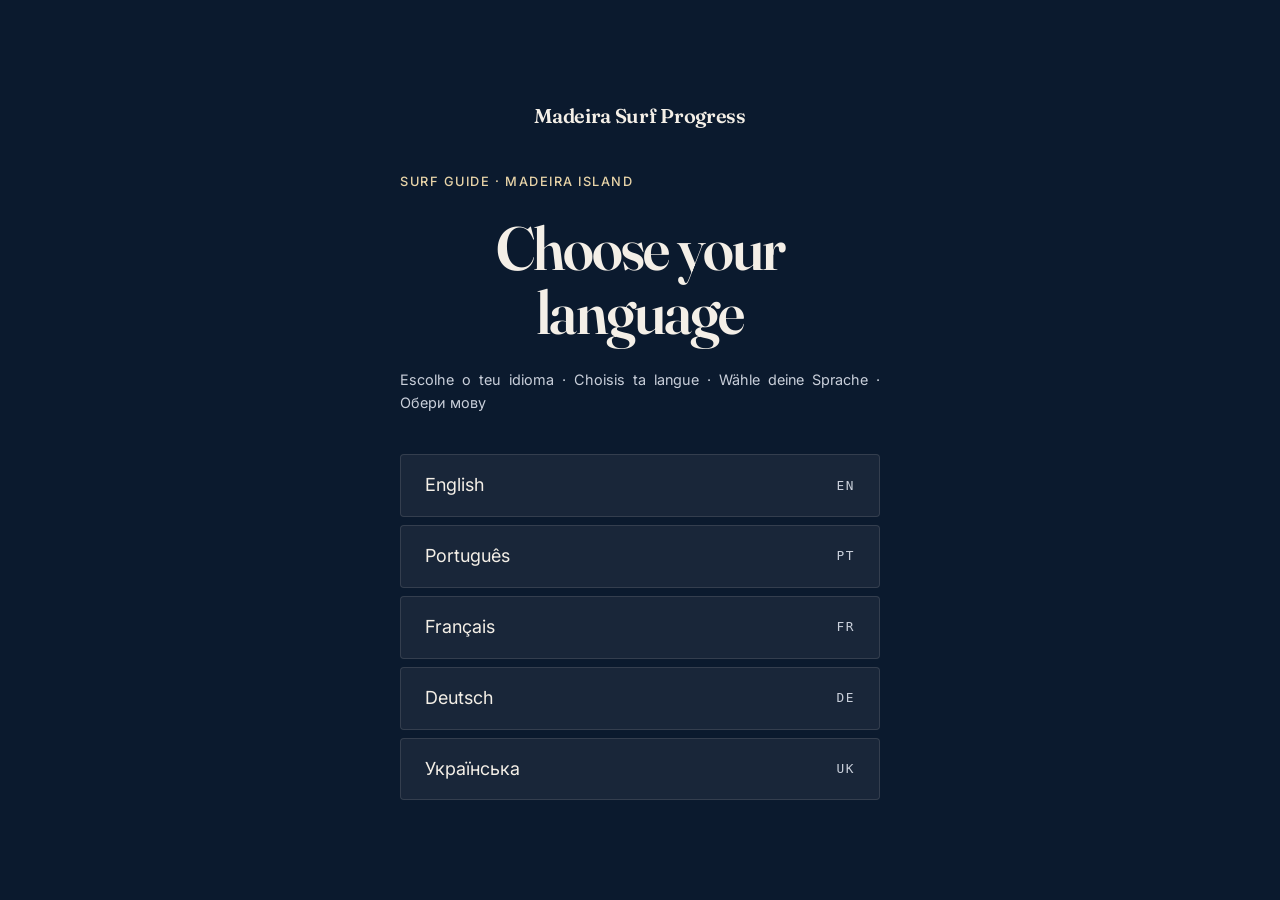
<file: index.html>
<!DOCTYPE html>
<html lang="en">
<head>
  <meta charset="UTF-8">
  <meta name="viewport" content="width=device-width, initial-scale=1">
  <meta name="theme-color" content="#0B1A2E">

  <title>Madeira Surf Progress</title>
  <meta name="description" content="Choose your language to continue to the site.">

  <link rel="canonical" href="https://madeirasurfcoach.com/">
  <link rel="alternate" hreflang="en" href="https://madeirasurfcoach.com/en/">
  <link rel="alternate" hreflang="pt-PT" href="https://madeirasurfcoach.com/pt/">
  <link rel="alternate" hreflang="fr" href="https://madeirasurfcoach.com/fr/">
  <link rel="alternate" hreflang="de" href="https://madeirasurfcoach.com/de/">
  <link rel="alternate" hreflang="uk" href="https://madeirasurfcoach.com/uk/">
  <link rel="alternate" hreflang="x-default" href="https://madeirasurfcoach.com/">

  <link rel="icon" href="/assets/images/icons/favicon.ico" sizes="any">
  <link rel="icon" type="image/png" sizes="16x16" href="/assets/images/icons/favicon-16x16.png">
  <link rel="icon" type="image/png" sizes="32x32" href="/assets/images/icons/favicon-32x32.png">
  <link rel="apple-touch-icon" href="/assets/images/icons/apple-touch-icon.png">
  <link rel="icon" href="/assets/images/icons/favicon.ico" sizes="any">

  <!-- Fonts are preloaded because the fallback stack (Georgia / system sans) has
       different metrics: without this the text paints in the fallback and reflows
       when the real face arrives, which is most of the measured CLS. Only the two
       upright faces are preloaded — the italic is three words in the hero, and
       preloading a third file would compete with the LCP image for bandwidth.
       crossorigin is required even same-origin: fonts are fetched in CORS mode. -->
  <link rel="preload" as="font" type="font/woff2" href="/assets/fonts/Fraunces-Variable.woff2" crossorigin>
  <link rel="preload" as="font" type="font/woff2" href="/assets/fonts/Inter-Variable.woff2" crossorigin>

  <!-- One <link> per stylesheet, in cascade order. These used to be a single link
       to main-v2.css which @imported the rest — but @import is serial AND render
       blocking, so the browser discovered each file only after parsing the previous
       one. Six round trips in a chain instead of five in parallel. -->
  <link rel="stylesheet" href="/styles/tokens-v2.css">
  <link rel="stylesheet" href="/styles/base-v2.css">
  <link rel="stylesheet" href="/styles/components-v2.css">
  <link rel="stylesheet" href="/styles/sections-v2.css">
  <link rel="stylesheet" href="/styles/utilities-v2.css">
  <link rel="stylesheet" href="/styles/picker.css">
</head>
<body class="picker-page">

<main class="picker">
  <div class="picker__inner">
    <a class="picker__brand" href="/en/">
      <img class="site-nav__brand-mark" src="/assets/images/logos/logo-256.png" srcset="/assets/images/logos/logo-256.png 1x, /assets/images/logos/logo-512.png 2x" alt="" width="80" height="80">
      Madeira Surf Progress
    </a>
    <p class="eyebrow picker__eyebrow">Surf Guide · Madeira Island</p>
    <h1 class="picker__title">Choose your language</h1>
    <p class="picker__lede">Escolhe o teu idioma · Choisis ta langue · Wähle deine Sprache · Обери мову</p>

    <ul class="picker__list">
      <li><a class="picker__option" href="/en/" hreflang="en">
        <span class="picker__option-name">English</span>
        <span class="picker__option-tag">EN</span>
      </a></li>
      <li><a class="picker__option" href="/pt/" hreflang="pt-PT">
        <span class="picker__option-name">Português</span>
        <span class="picker__option-tag">PT</span>
      </a></li>
      <li><a class="picker__option" href="/fr/" hreflang="fr">
        <span class="picker__option-name">Français</span>
        <span class="picker__option-tag">FR</span>
      </a></li>
      <li><a class="picker__option" href="/de/" hreflang="de">
        <span class="picker__option-name">Deutsch</span>
        <span class="picker__option-tag">DE</span>
      </a></li>
      <li><a class="picker__option" href="/uk/" hreflang="uk">
        <span class="picker__option-name">Українська</span>
        <span class="picker__option-tag">UK</span>
      </a></li>
    </ul>
  </div>
</main>

</body>
</html>
</file>
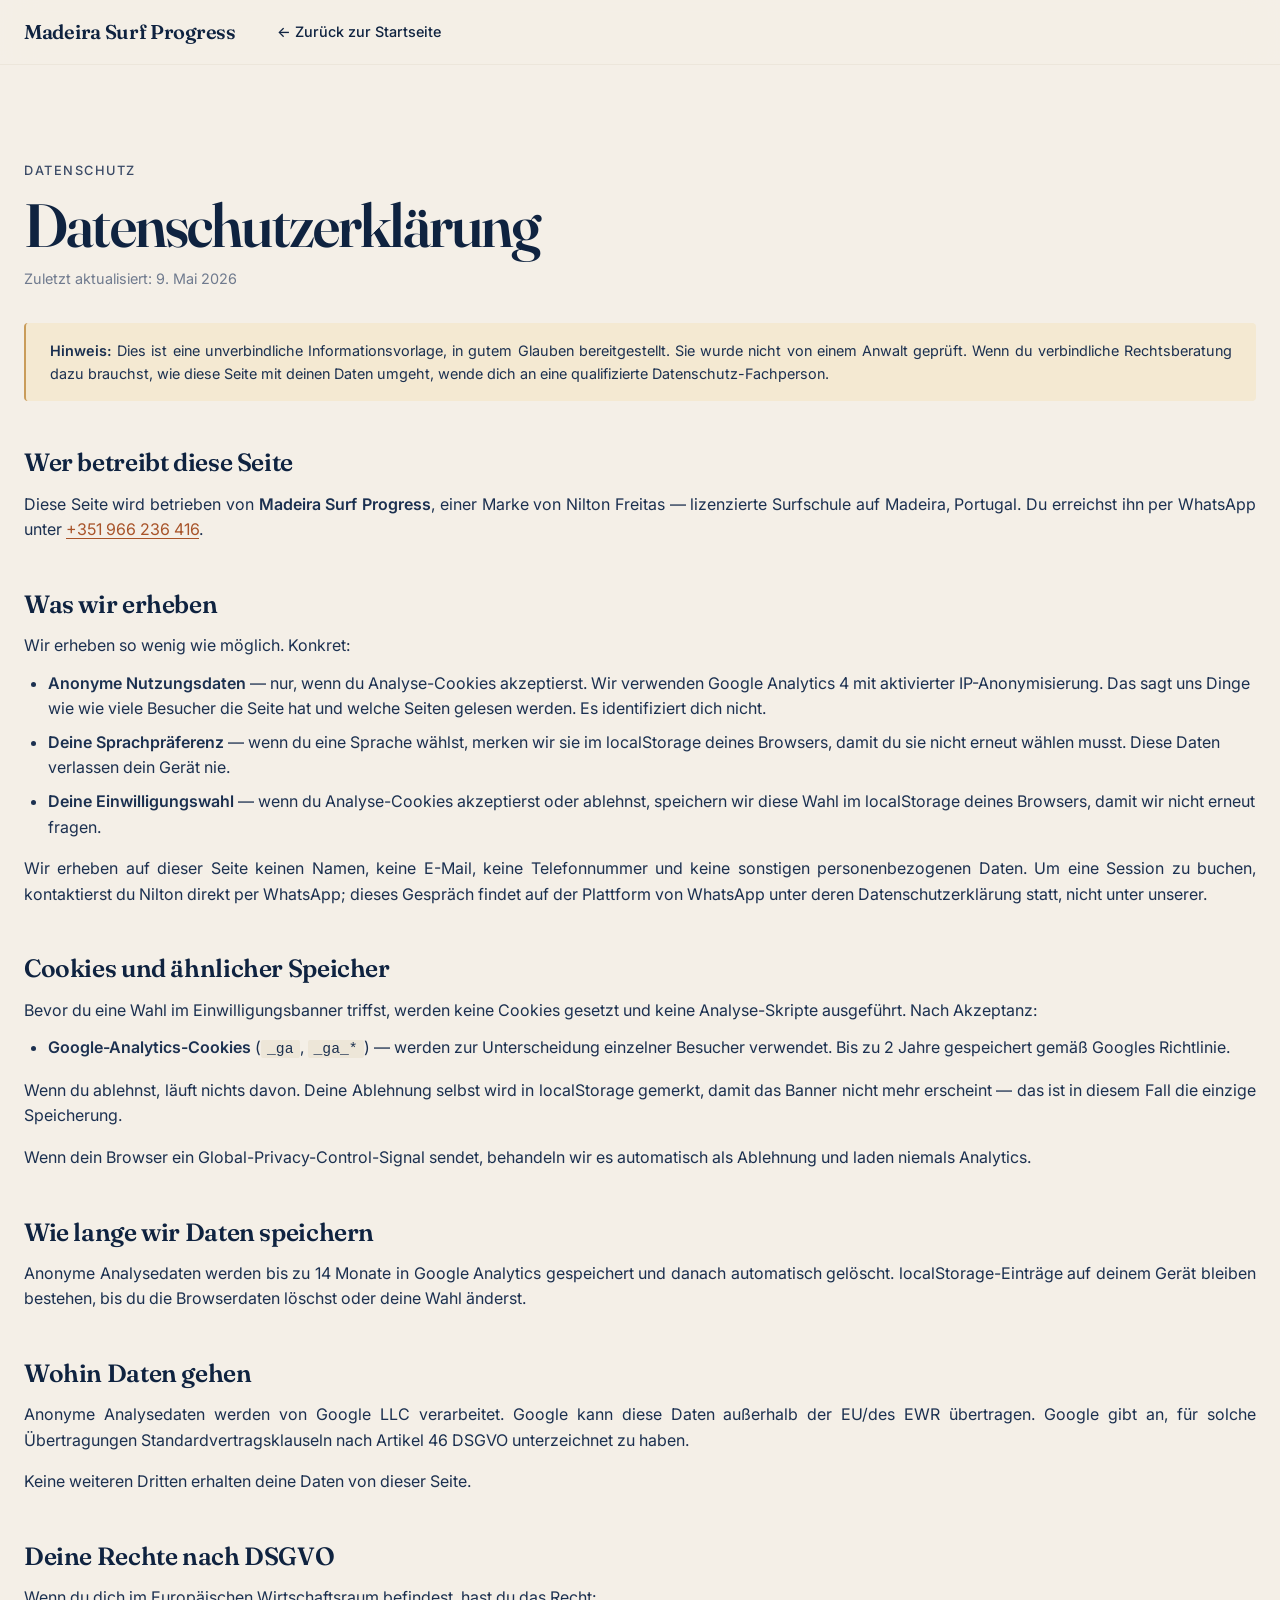
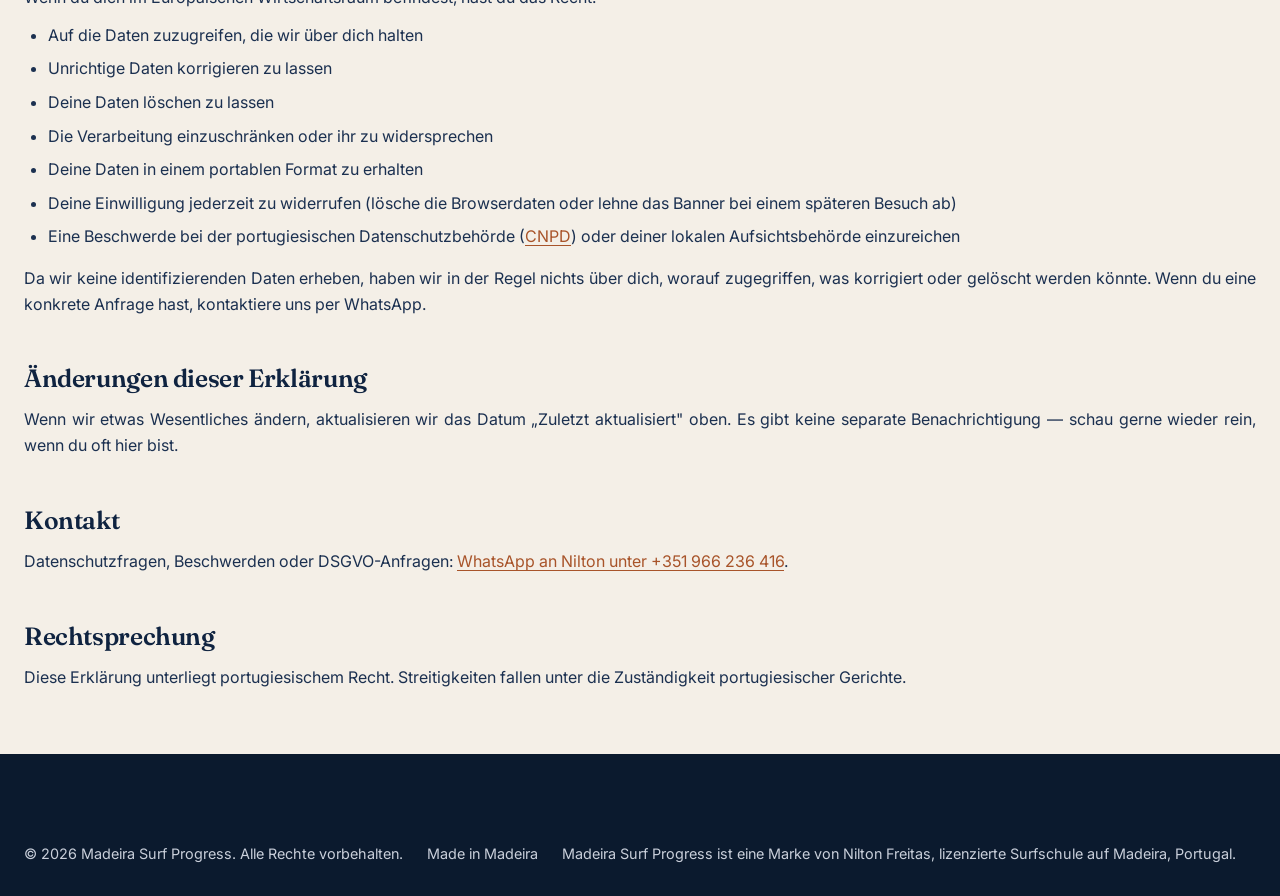
<file: de/privacy/index.html>
<!DOCTYPE html>
<html lang="de">
<head>
  <meta charset="UTF-8">
  <meta name="viewport" content="width=device-width, initial-scale=1">
  <meta name="theme-color" content="#0B1A2E">

  <title>Datenschutzerklärung — Madeira Surf Progress</title>
  <meta name="description" content="Datenschutzerklärung für madeirasurfcoach.com — welche Daten wir erheben, wie wir sie verwenden und deine Rechte nach DSGVO.">
  <meta name="robots" content="noindex, follow">

  <link rel="canonical" href="https://madeirasurfcoach.com/de/privacy/">

  <link rel="icon" href="/assets/images/icons/favicon.ico" sizes="any">
  <link rel="icon" type="image/png" sizes="16x16" href="/assets/images/icons/favicon-16x16.png">
  <link rel="icon" type="image/png" sizes="32x32" href="/assets/images/icons/favicon-32x32.png">
  <link rel="apple-touch-icon" href="/assets/images/icons/apple-touch-icon.png">
  <!-- Fonts are preloaded because the fallback stack (Georgia / system sans) has
       different metrics: without this the text paints in the fallback and reflows
       when the real face arrives, which is most of the measured CLS. Only the two
       upright faces are preloaded — the italic is three words in the hero, and
       preloading a third file would compete with the LCP image for bandwidth.
       crossorigin is required even same-origin: fonts are fetched in CORS mode. -->
  <!-- i18n strings for this locale. Without this the fetch only starts after
       main.js and i18n.js have been downloaded and parsed, so the empty
       [data-i18n] elements stay empty for an extra round trip. -->
  <link rel="preload" as="fetch" type="application/json" href="/content/de.json" crossorigin>

  <link rel="preload" as="font" type="font/woff2" href="/assets/fonts/Fraunces-Variable.woff2" crossorigin>
  <link rel="preload" as="font" type="font/woff2" href="/assets/fonts/Inter-Variable.woff2" crossorigin>

  <!-- One <link> per stylesheet, in cascade order. These used to be a single link
       to main-v2.css which @imported the rest — but @import is serial AND render
       blocking, so the browser discovered each file only after parsing the previous
       one. Six round trips in a chain instead of five in parallel. -->
  <link rel="stylesheet" href="/styles/tokens-v2.css">
  <link rel="stylesheet" href="/styles/base-v2.css">
  <link rel="stylesheet" href="/styles/components-v2.css">
  <link rel="stylesheet" href="/styles/sections-v2.css">
  <link rel="stylesheet" href="/styles/utilities-v2.css">
  <link rel="stylesheet" href="/styles/privacy-v2.css">

  <script type="module" src="/scripts/main.js"></script>
</head>
<body>

<a href="#main" class="skip-link" data-i18n="a11y.skip_to_content">Zum Inhalt springen</a>

<header class="site-nav" role="banner">
  <div class="container site-nav__inner">
    <a href="/de/" class="site-nav__brand">
      <img class="site-nav__brand-mark" src="/assets/images/logos/logo-256.png" srcset="/assets/images/logos/logo-256.png 1x, /assets/images/logos/logo-512.png 2x" alt="" width="80" height="80">
      Madeira Surf Progress
    </a>
    <div class="site-nav__actions">
      <a href="/de/" class="btn btn--ghost btn--sm" data-i18n="nav.back_to_home">← Zurück zur Startseite</a>
    </div>
  </div>
</header>

<main id="main" class="privacy">
  <article class="container privacy__article">
    <p class="eyebrow">Datenschutz</p>
    <h1 data-content-id="privacy.title">Datenschutzerklärung</h1>
    <p class="privacy__updated"><small data-content-id="privacy.updated">Zuletzt aktualisiert: 9. Mai 2026</small></p>

    <aside class="privacy__disclaimer" role="note" data-content-id="privacy.disclaimer">
      <strong>Hinweis:</strong> Dies ist eine unverbindliche Informationsvorlage, in gutem Glauben bereitgestellt.
      Sie wurde nicht von einem Anwalt geprüft. Wenn du verbindliche Rechtsberatung dazu brauchst,
      wie diese Seite mit deinen Daten umgeht, wende dich an eine qualifizierte Datenschutz-Fachperson.
    </aside>

    <section class="prose">
      <h2 data-content-id="privacy.who-runs.title">Wer betreibt diese Seite</h2>
      <p data-content-id="privacy.who-runs.body" data-placeholder="true">Diese Seite wird betrieben von <strong>Madeira Surf Progress</strong>, einer Marke von Nilton Freitas — lizenzierte Surfschule auf Madeira, Portugal. Du erreichst ihn per WhatsApp unter <a href="https://wa.me/351966236416" target="_blank" rel="noopener">+351 966 236 416</a>.</p>

      <h2 data-content-id="privacy.collect.title">Was wir erheben</h2>
      <p data-content-id="privacy.collect.intro">Wir erheben so wenig wie möglich. Konkret:</p>
      <ul>
        <li data-content-id="privacy.collect.bullet-analytics"><strong>Anonyme Nutzungsdaten</strong> — nur, wenn du Analyse-Cookies akzeptierst. Wir verwenden Google Analytics 4 mit aktivierter IP-Anonymisierung. Das sagt uns Dinge wie wie viele Besucher die Seite hat und welche Seiten gelesen werden. Es identifiziert dich nicht.</li>
        <li data-content-id="privacy.collect.bullet-locale"><strong>Deine Sprachpräferenz</strong> — wenn du eine Sprache wählst, merken wir sie im localStorage deines Browsers, damit du sie nicht erneut wählen musst. Diese Daten verlassen dein Gerät nie.</li>
        <li data-content-id="privacy.collect.bullet-consent"><strong>Deine Einwilligungswahl</strong> — wenn du Analyse-Cookies akzeptierst oder ablehnst, speichern wir diese Wahl im localStorage deines Browsers, damit wir nicht erneut fragen.</li>
      </ul>
      <p data-content-id="privacy.collect.outro">Wir erheben auf dieser Seite keinen Namen, keine E-Mail, keine Telefonnummer und keine sonstigen personenbezogenen Daten. Um eine Session zu buchen, kontaktierst du Nilton direkt per WhatsApp; dieses Gespräch findet auf der Plattform von WhatsApp unter deren Datenschutzerklärung statt, nicht unter unserer.</p>

      <h2 data-content-id="privacy.cookies.title">Cookies und ähnlicher Speicher</h2>
      <p data-content-id="privacy.cookies.intro">Bevor du eine Wahl im Einwilligungsbanner triffst, werden keine Cookies gesetzt und keine Analyse-Skripte ausgeführt. Nach Akzeptanz:</p>
      <ul>
        <li data-content-id="privacy.cookies.bullet-ga"><strong>Google-Analytics-Cookies</strong> (<code>_ga</code>, <code>_ga_*</code>) — werden zur Unterscheidung einzelner Besucher verwendet. Bis zu 2 Jahre gespeichert gemäß Googles Richtlinie.</li>
      </ul>
      <p data-content-id="privacy.cookies.decline">Wenn du ablehnst, läuft nichts davon. Deine Ablehnung selbst wird in localStorage gemerkt, damit das Banner nicht mehr erscheint — das ist in diesem Fall die einzige Speicherung.</p>
      <p data-content-id="privacy.cookies.gpc">Wenn dein Browser ein Global-Privacy-Control-Signal sendet, behandeln wir es automatisch als Ablehnung und laden niemals Analytics.</p>

      <h2 data-content-id="privacy.retention.title">Wie lange wir Daten speichern</h2>
      <p data-content-id="privacy.retention.body">Anonyme Analysedaten werden bis zu 14 Monate in Google Analytics gespeichert und danach automatisch gelöscht. localStorage-Einträge auf deinem Gerät bleiben bestehen, bis du die Browserdaten löschst oder deine Wahl änderst.</p>

      <h2 data-content-id="privacy.where.title">Wohin Daten gehen</h2>
      <p data-content-id="privacy.where.processor">Anonyme Analysedaten werden von Google LLC verarbeitet. Google kann diese Daten außerhalb der EU/des EWR übertragen. Google gibt an, für solche Übertragungen Standardvertragsklauseln nach Artikel 46 DSGVO unterzeichnet zu haben.</p>
      <p data-content-id="privacy.where.third-parties">Keine weiteren Dritten erhalten deine Daten von dieser Seite.</p>

      <h2 data-content-id="privacy.rights.title">Deine Rechte nach DSGVO</h2>
      <p data-content-id="privacy.rights.intro">Wenn du dich im Europäischen Wirtschaftsraum befindest, hast du das Recht:</p>
      <ul>
        <li data-content-id="privacy.rights.bullet-access">Auf die Daten zuzugreifen, die wir über dich halten</li>
        <li data-content-id="privacy.rights.bullet-correct">Unrichtige Daten korrigieren zu lassen</li>
        <li data-content-id="privacy.rights.bullet-erase">Deine Daten löschen zu lassen</li>
        <li data-content-id="privacy.rights.bullet-restrict">Die Verarbeitung einzuschränken oder ihr zu widersprechen</li>
        <li data-content-id="privacy.rights.bullet-portable">Deine Daten in einem portablen Format zu erhalten</li>
        <li data-content-id="privacy.rights.bullet-withdraw">Deine Einwilligung jederzeit zu widerrufen (lösche die Browserdaten oder lehne das Banner bei einem späteren Besuch ab)</li>
        <li data-content-id="privacy.rights.bullet-complaint">Eine Beschwerde bei der portugiesischen Datenschutzbehörde (<a href="https://www.cnpd.pt" target="_blank" rel="noopener">CNPD</a>) oder deiner lokalen Aufsichtsbehörde einzureichen</li>
      </ul>
      <p data-content-id="privacy.rights.outro">Da wir keine identifizierenden Daten erheben, haben wir in der Regel nichts über dich, worauf zugegriffen, was korrigiert oder gelöscht werden könnte. Wenn du eine konkrete Anfrage hast, kontaktiere uns per WhatsApp.</p>

      <h2 data-content-id="privacy.changes.title">Änderungen dieser Erklärung</h2>
      <p data-content-id="privacy.changes.body">Wenn wir etwas Wesentliches ändern, aktualisieren wir das Datum „Zuletzt aktualisiert" oben. Es gibt keine separate Benachrichtigung — schau gerne wieder rein, wenn du oft hier bist.</p>

      <h2 data-content-id="privacy.contact.title">Kontakt</h2>
      <p data-content-id="privacy.contact.body">Datenschutzfragen, Beschwerden oder DSGVO-Anfragen: <a href="https://wa.me/351966236416" target="_blank" rel="noopener">WhatsApp an Nilton unter +351 966 236 416</a>.</p>

      <h2 data-content-id="privacy.jurisdiction.title">Rechtsprechung</h2>
      <p data-content-id="privacy.jurisdiction.body">Diese Erklärung unterliegt portugiesischem Recht. Streitigkeiten fallen unter die Zuständigkeit portugiesischer Gerichte.</p>
    </section>
  </article>
</main>

<footer class="site-footer" role="contentinfo">
  <div class="container site-footer__legal">
    <small data-i18n="footer.rights">© 2026 Madeira Surf Progress. Alle Rechte vorbehalten.</small>
    <small data-i18n="footer.made_in">Made in Madeira</small>
    <small data-i18n="footer.legal_entity" data-placeholder="true">Madeira Surf Progress ist eine Marke von Nilton Freitas, lizenzierte Surfschule auf Madeira, Portugal.</small>
  </div>
</footer>

</body>
</html>
</file>
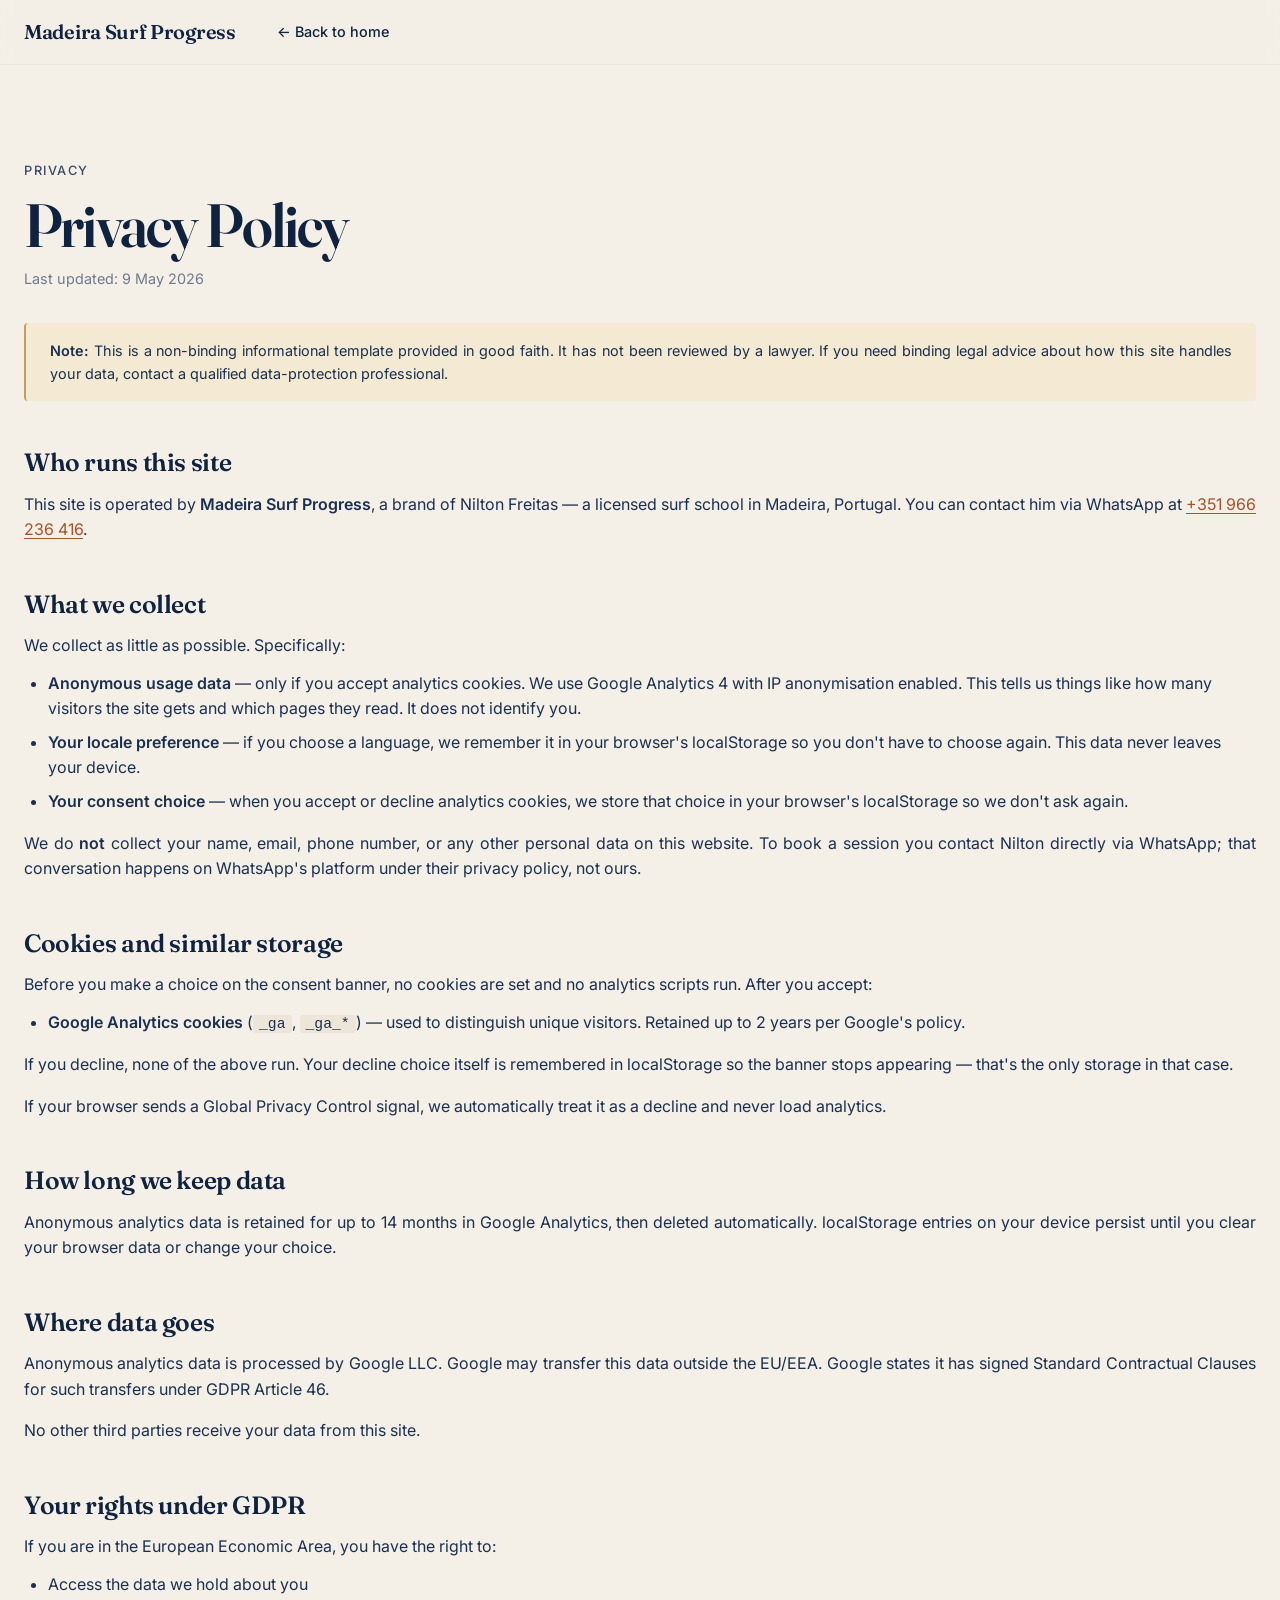
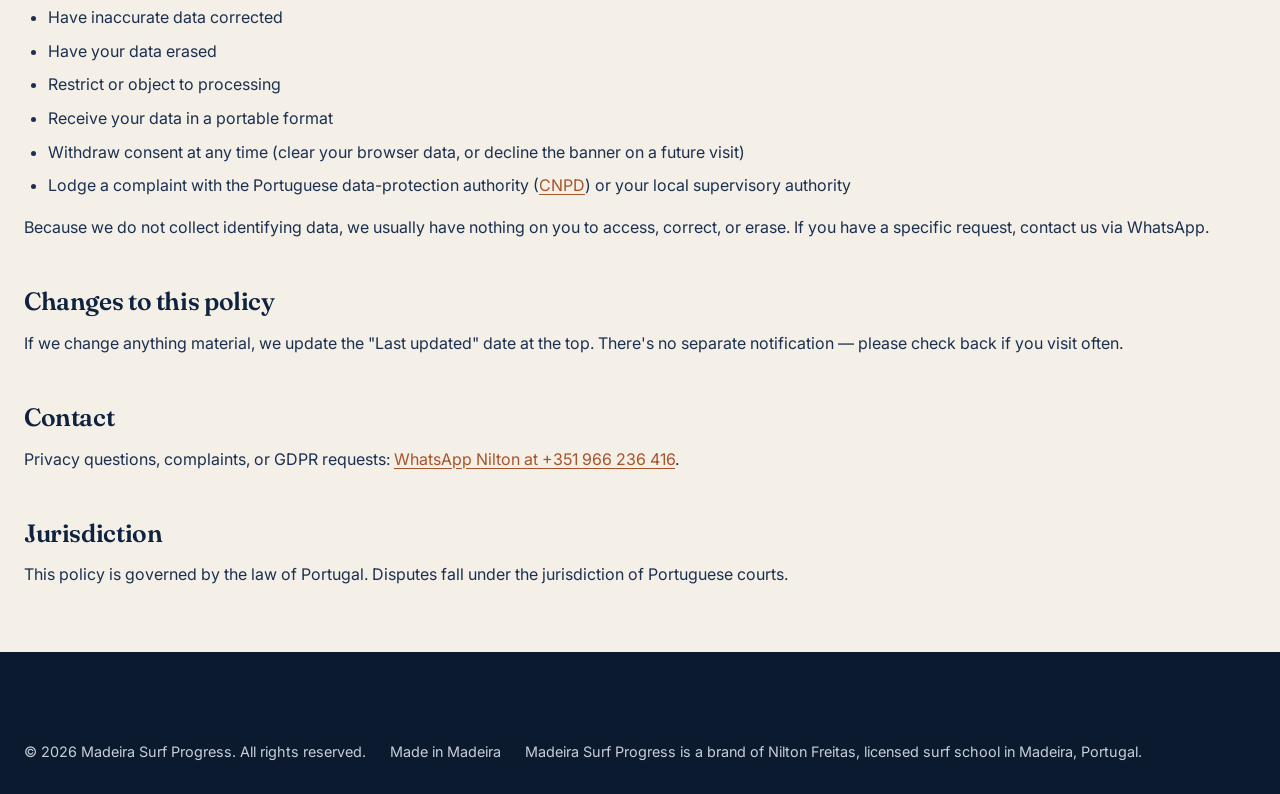
<file: en/privacy/index.html>
<!DOCTYPE html>
<html lang="en">
<head>
  <meta charset="UTF-8">
  <meta name="viewport" content="width=device-width, initial-scale=1">
  <meta name="theme-color" content="#0B1A2E">

  <title>Privacy Policy — Nilton Freitas</title>
  <meta name="description" content="Privacy policy for madeirasurfcoach.com — what data we collect, how we use it, and your rights under GDPR.">
  <meta name="robots" content="noindex, follow">

  <link rel="canonical" href="https://madeirasurfcoach.com/en/privacy/">

  <link rel="icon" href="/assets/images/icons/favicon.ico" sizes="any">
  <link rel="icon" type="image/png" sizes="16x16" href="/assets/images/icons/favicon-16x16.png">
  <link rel="icon" type="image/png" sizes="32x32" href="/assets/images/icons/favicon-32x32.png">
  <link rel="apple-touch-icon" href="/assets/images/icons/apple-touch-icon.png">
  <!-- Fonts are preloaded because the fallback stack (Georgia / system sans) has
       different metrics: without this the text paints in the fallback and reflows
       when the real face arrives, which is most of the measured CLS. Only the two
       upright faces are preloaded — the italic is three words in the hero, and
       preloading a third file would compete with the LCP image for bandwidth.
       crossorigin is required even same-origin: fonts are fetched in CORS mode. -->
  <!-- i18n strings for this locale. Without this the fetch only starts after
       main.js and i18n.js have been downloaded and parsed, so the empty
       [data-i18n] elements stay empty for an extra round trip. -->
  <link rel="preload" as="fetch" type="application/json" href="/content/en.json" crossorigin>

  <link rel="preload" as="font" type="font/woff2" href="/assets/fonts/Fraunces-Variable.woff2" crossorigin>
  <link rel="preload" as="font" type="font/woff2" href="/assets/fonts/Inter-Variable.woff2" crossorigin>

  <!-- One <link> per stylesheet, in cascade order. These used to be a single link
       to main-v2.css which @imported the rest — but @import is serial AND render
       blocking, so the browser discovered each file only after parsing the previous
       one. Six round trips in a chain instead of five in parallel. -->
  <link rel="stylesheet" href="/styles/tokens-v2.css">
  <link rel="stylesheet" href="/styles/base-v2.css">
  <link rel="stylesheet" href="/styles/components-v2.css">
  <link rel="stylesheet" href="/styles/sections-v2.css">
  <link rel="stylesheet" href="/styles/utilities-v2.css">
  <link rel="stylesheet" href="/styles/privacy-v2.css">

  <script type="module" src="/scripts/main.js"></script>
</head>
<body>

<a href="#main" class="skip-link" data-i18n="a11y.skip_to_content">Skip to content</a>

<header class="site-nav" role="banner">
  <div class="container site-nav__inner">
    <a href="/en/" class="site-nav__brand">
      <img class="site-nav__brand-mark" src="/assets/images/logos/logo-256.png" srcset="/assets/images/logos/logo-256.png 1x, /assets/images/logos/logo-512.png 2x" alt="" width="80" height="80">
      Madeira Surf Progress
    </a>
    <div class="site-nav__actions">
      <a href="/en/" class="btn btn--ghost btn--sm" data-i18n="nav.back_to_home">← Back to home</a>
    </div>
  </div>
</header>

<main id="main" class="privacy">
  <article class="container privacy__article">
    <p class="eyebrow">Privacy</p>
    <h1 data-content-id="privacy.title">Privacy Policy</h1>
    <p class="privacy__updated"><small data-content-id="privacy.updated">Last updated: 9 May 2026</small></p>

    <aside class="privacy__disclaimer" role="note" data-content-id="privacy.disclaimer">
      <strong>Note:</strong> This is a non-binding informational template provided in good faith.
      It has not been reviewed by a lawyer. If you need binding legal advice about how this site
      handles your data, contact a qualified data-protection professional.
    </aside>

    <section class="prose">
      <h2 data-content-id="privacy.who-runs.title">Who runs this site</h2>
      <p data-content-id="privacy.who-runs.body" data-placeholder="true">This site is operated by <strong>Madeira Surf Progress</strong>, a brand of Nilton Freitas — a licensed surf school in Madeira, Portugal. You can contact him via WhatsApp at <a href="https://wa.me/351966236416" target="_blank" rel="noopener">+351 966 236 416</a>.</p>

      <h2 data-content-id="privacy.collect.title">What we collect</h2>
      <p data-content-id="privacy.collect.intro">We collect as little as possible. Specifically:</p>
      <ul>
        <li data-content-id="privacy.collect.bullet-analytics"><strong>Anonymous usage data</strong> — only if you accept analytics cookies. We use Google Analytics 4 with IP anonymisation enabled. This tells us things like how many visitors the site gets and which pages they read. It does not identify you.</li>
        <li data-content-id="privacy.collect.bullet-locale"><strong>Your locale preference</strong> — if you choose a language, we remember it in your browser's localStorage so you don't have to choose again. This data never leaves your device.</li>
        <li data-content-id="privacy.collect.bullet-consent"><strong>Your consent choice</strong> — when you accept or decline analytics cookies, we store that choice in your browser's localStorage so we don't ask again.</li>
      </ul>
      <p data-content-id="privacy.collect.outro">We do <strong>not</strong> collect your name, email, phone number, or any other personal data on this website. To book a session you contact Nilton directly via WhatsApp; that conversation happens on WhatsApp's platform under their privacy policy, not ours.</p>

      <h2 data-content-id="privacy.cookies.title">Cookies and similar storage</h2>
      <p data-content-id="privacy.cookies.intro">Before you make a choice on the consent banner, no cookies are set and no analytics scripts run. After you accept:</p>
      <ul>
        <li data-content-id="privacy.cookies.bullet-ga"><strong>Google Analytics cookies</strong> (<code>_ga</code>, <code>_ga_*</code>) — used to distinguish unique visitors. Retained up to 2 years per Google's policy.</li>
      </ul>
      <p data-content-id="privacy.cookies.decline">If you decline, none of the above run. Your decline choice itself is remembered in localStorage so the banner stops appearing — that's the only storage in that case.</p>
      <p data-content-id="privacy.cookies.gpc">If your browser sends a Global Privacy Control signal, we automatically treat it as a decline and never load analytics.</p>

      <h2 data-content-id="privacy.retention.title">How long we keep data</h2>
      <p data-content-id="privacy.retention.body">Anonymous analytics data is retained for up to 14 months in Google Analytics, then deleted automatically. localStorage entries on your device persist until you clear your browser data or change your choice.</p>

      <h2 data-content-id="privacy.where.title">Where data goes</h2>
      <p data-content-id="privacy.where.processor">Anonymous analytics data is processed by Google LLC. Google may transfer this data outside the EU/EEA. Google states it has signed Standard Contractual Clauses for such transfers under GDPR Article 46.</p>
      <p data-content-id="privacy.where.third-parties">No other third parties receive your data from this site.</p>

      <h2 data-content-id="privacy.rights.title">Your rights under GDPR</h2>
      <p data-content-id="privacy.rights.intro">If you are in the European Economic Area, you have the right to:</p>
      <ul>
        <li data-content-id="privacy.rights.bullet-access">Access the data we hold about you</li>
        <li data-content-id="privacy.rights.bullet-correct">Have inaccurate data corrected</li>
        <li data-content-id="privacy.rights.bullet-erase">Have your data erased</li>
        <li data-content-id="privacy.rights.bullet-restrict">Restrict or object to processing</li>
        <li data-content-id="privacy.rights.bullet-portable">Receive your data in a portable format</li>
        <li data-content-id="privacy.rights.bullet-withdraw">Withdraw consent at any time (clear your browser data, or decline the banner on a future visit)</li>
        <li data-content-id="privacy.rights.bullet-complaint">Lodge a complaint with the Portuguese data-protection authority (<a href="https://www.cnpd.pt" target="_blank" rel="noopener">CNPD</a>) or your local supervisory authority</li>
      </ul>
      <p data-content-id="privacy.rights.outro">Because we do not collect identifying data, we usually have nothing on you to access, correct, or erase. If you have a specific request, contact us via WhatsApp.</p>

      <h2 data-content-id="privacy.changes.title">Changes to this policy</h2>
      <p data-content-id="privacy.changes.body">If we change anything material, we update the "Last updated" date at the top. There's no separate notification — please check back if you visit often.</p>

      <h2 data-content-id="privacy.contact.title">Contact</h2>
      <p data-content-id="privacy.contact.body">Privacy questions, complaints, or GDPR requests: <a href="https://wa.me/351966236416" target="_blank" rel="noopener">WhatsApp Nilton at +351 966 236 416</a>.</p>

      <h2 data-content-id="privacy.jurisdiction.title">Jurisdiction</h2>
      <p data-content-id="privacy.jurisdiction.body">This policy is governed by the law of Portugal. Disputes fall under the jurisdiction of Portuguese courts.</p>
    </section>
  </article>
</main>

<footer class="site-footer" role="contentinfo">
  <div class="container site-footer__legal">
    <small data-i18n="footer.rights">© 2026 Madeira Surf Progress. All rights reserved.</small>
    <small data-i18n="footer.made_in">Made in Madeira</small>
    <small data-i18n="footer.legal_entity" data-placeholder="true">Madeira Surf Progress is a brand of Nilton Freitas, licensed surf school in Madeira, Portugal.</small>
  </div>
</footer>

</body>
</html>
</file>
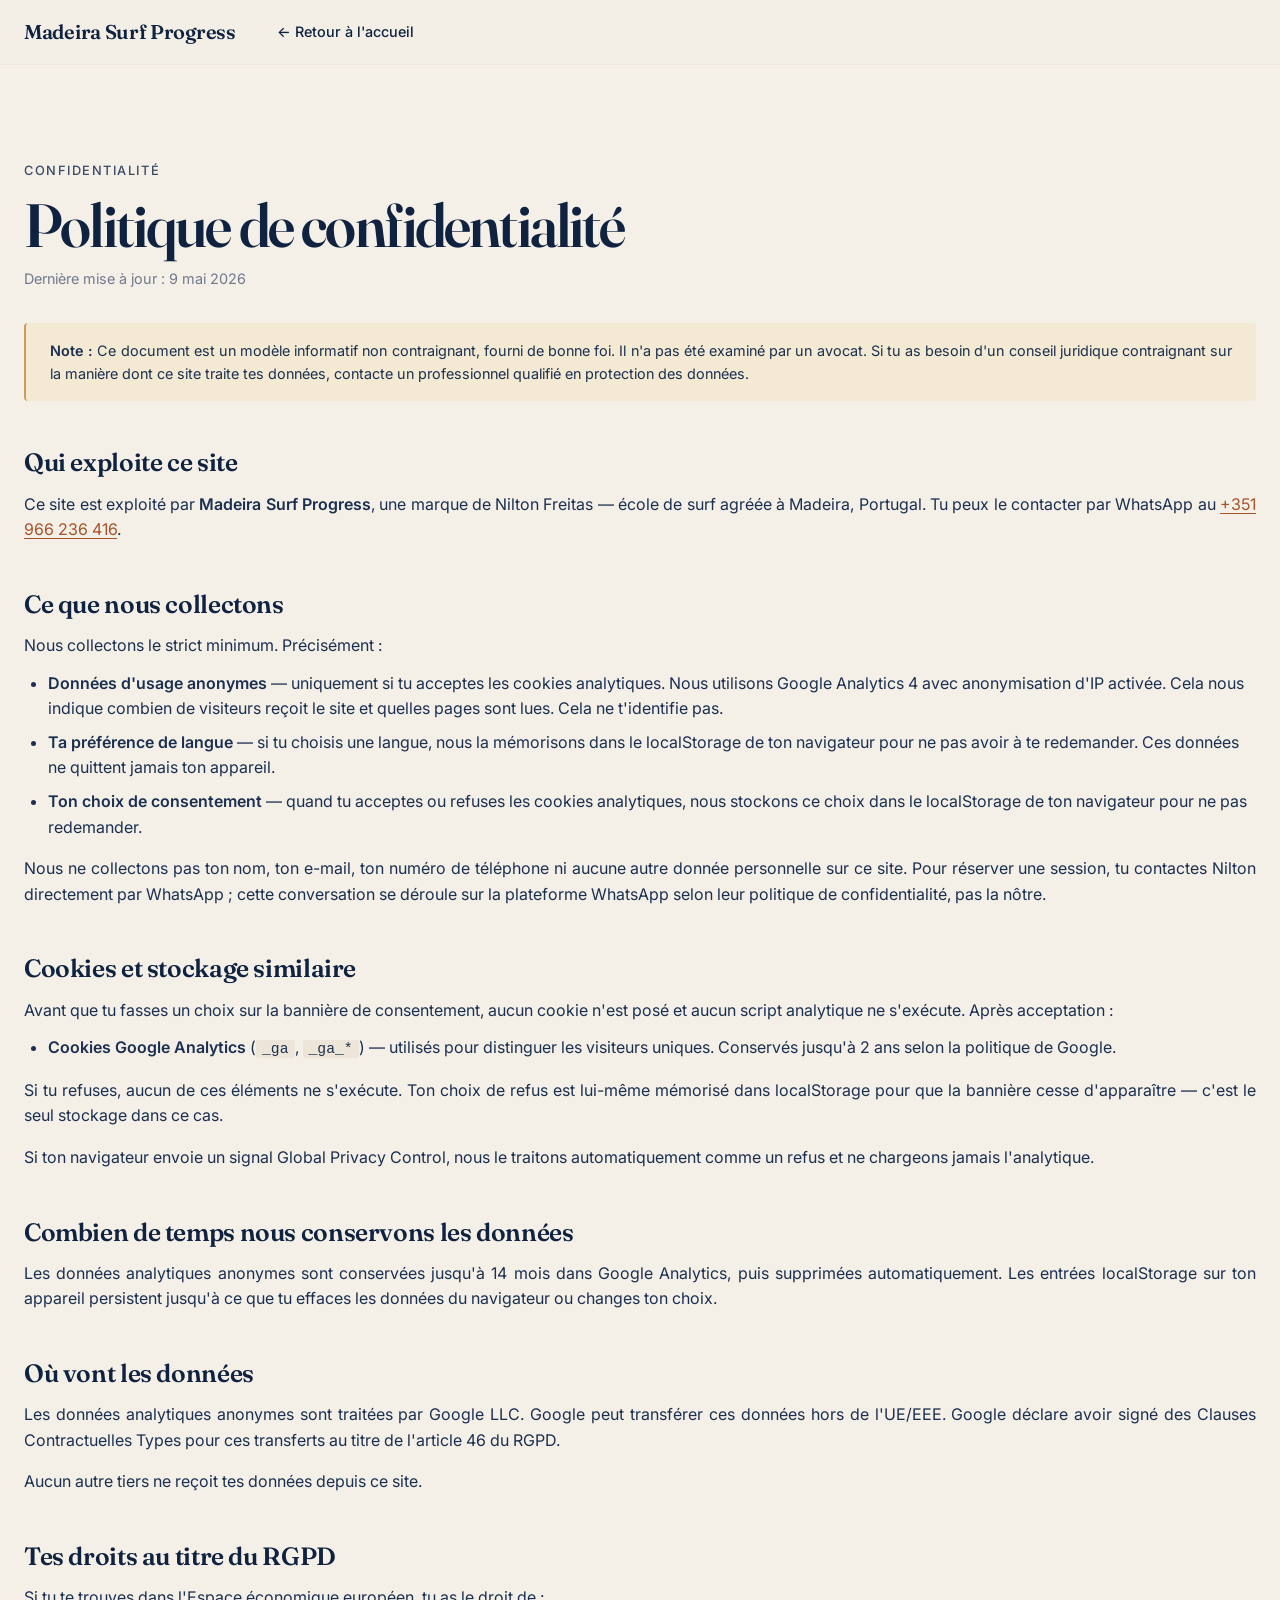
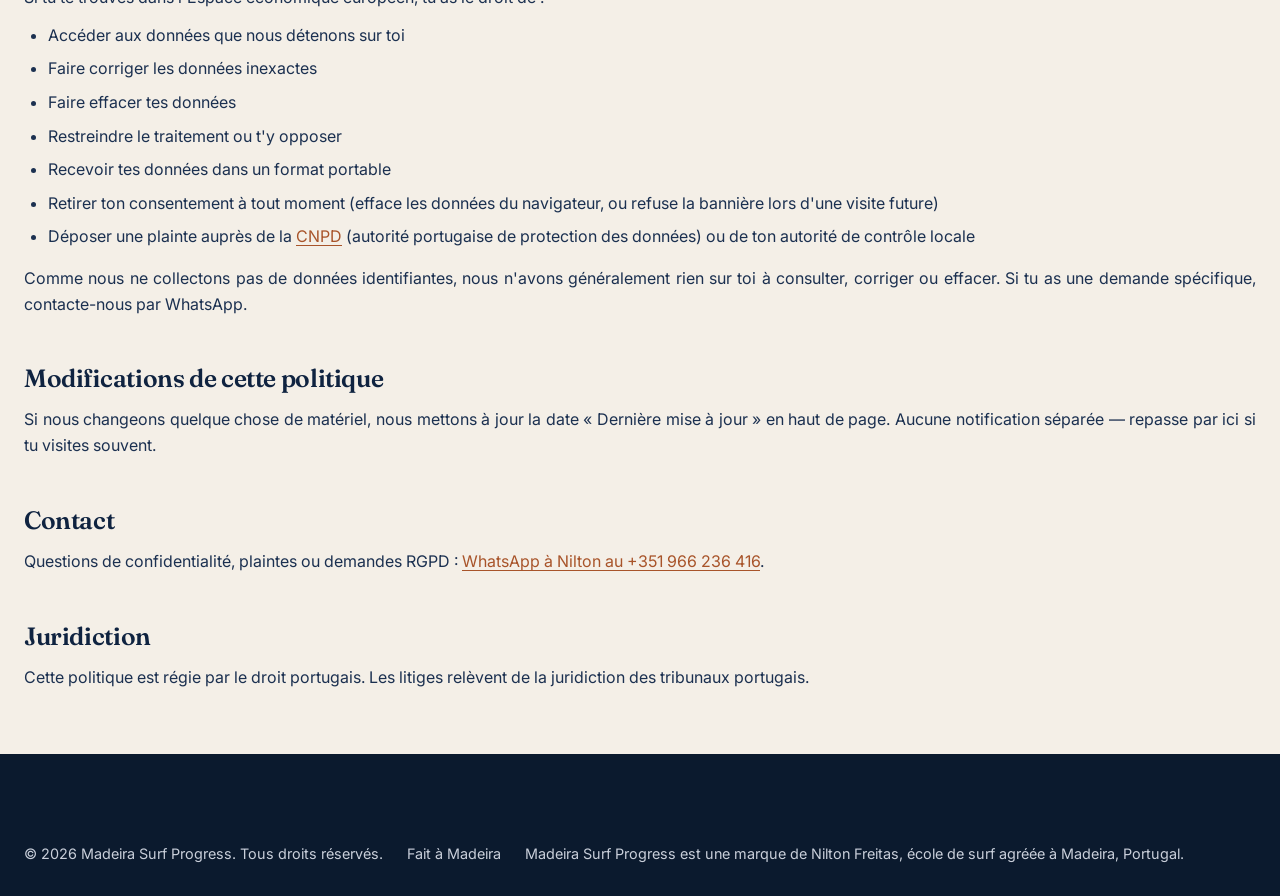
<file: fr/privacy/index.html>
<!DOCTYPE html>
<html lang="fr">
<head>
  <meta charset="UTF-8">
  <meta name="viewport" content="width=device-width, initial-scale=1">
  <meta name="theme-color" content="#0B1A2E">

  <title>Politique de confidentialité — Madeira Surf Progress</title>
  <meta name="description" content="Politique de confidentialité de madeirasurfcoach.com — quelles données nous collectons, comment nous les utilisons et tes droits au titre du RGPD.">
  <meta name="robots" content="noindex, follow">

  <link rel="canonical" href="https://madeirasurfcoach.com/fr/privacy/">

  <link rel="icon" href="/assets/images/icons/favicon.ico" sizes="any">
  <link rel="icon" type="image/png" sizes="16x16" href="/assets/images/icons/favicon-16x16.png">
  <link rel="icon" type="image/png" sizes="32x32" href="/assets/images/icons/favicon-32x32.png">
  <link rel="apple-touch-icon" href="/assets/images/icons/apple-touch-icon.png">
  <!-- Fonts are preloaded because the fallback stack (Georgia / system sans) has
       different metrics: without this the text paints in the fallback and reflows
       when the real face arrives, which is most of the measured CLS. Only the two
       upright faces are preloaded — the italic is three words in the hero, and
       preloading a third file would compete with the LCP image for bandwidth.
       crossorigin is required even same-origin: fonts are fetched in CORS mode. -->
  <!-- i18n strings for this locale. Without this the fetch only starts after
       main.js and i18n.js have been downloaded and parsed, so the empty
       [data-i18n] elements stay empty for an extra round trip. -->
  <link rel="preload" as="fetch" type="application/json" href="/content/fr.json" crossorigin>

  <link rel="preload" as="font" type="font/woff2" href="/assets/fonts/Fraunces-Variable.woff2" crossorigin>
  <link rel="preload" as="font" type="font/woff2" href="/assets/fonts/Inter-Variable.woff2" crossorigin>

  <!-- One <link> per stylesheet, in cascade order. These used to be a single link
       to main-v2.css which @imported the rest — but @import is serial AND render
       blocking, so the browser discovered each file only after parsing the previous
       one. Six round trips in a chain instead of five in parallel. -->
  <link rel="stylesheet" href="/styles/tokens-v2.css">
  <link rel="stylesheet" href="/styles/base-v2.css">
  <link rel="stylesheet" href="/styles/components-v2.css">
  <link rel="stylesheet" href="/styles/sections-v2.css">
  <link rel="stylesheet" href="/styles/utilities-v2.css">
  <link rel="stylesheet" href="/styles/privacy-v2.css">

  <script type="module" src="/scripts/main.js"></script>
</head>
<body>

<a href="#main" class="skip-link" data-i18n="a11y.skip_to_content">Aller au contenu</a>

<header class="site-nav" role="banner">
  <div class="container site-nav__inner">
    <a href="/fr/" class="site-nav__brand">
      <img class="site-nav__brand-mark" src="/assets/images/logos/logo-256.png" srcset="/assets/images/logos/logo-256.png 1x, /assets/images/logos/logo-512.png 2x" alt="" width="80" height="80">
      Madeira Surf Progress
    </a>
    <div class="site-nav__actions">
      <a href="/fr/" class="btn btn--ghost btn--sm" data-i18n="nav.back_to_home">← Retour à l'accueil</a>
    </div>
  </div>
</header>

<main id="main" class="privacy">
  <article class="container privacy__article">
    <p class="eyebrow">Confidentialité</p>
    <h1 data-content-id="privacy.title">Politique de confidentialité</h1>
    <p class="privacy__updated"><small data-content-id="privacy.updated">Dernière mise à jour : 9 mai 2026</small></p>

    <aside class="privacy__disclaimer" role="note" data-content-id="privacy.disclaimer">
      <strong>Note :</strong> Ce document est un modèle informatif non contraignant, fourni de bonne foi.
      Il n'a pas été examiné par un avocat. Si tu as besoin d'un conseil juridique contraignant
      sur la manière dont ce site traite tes données, contacte un professionnel qualifié en protection des données.
    </aside>

    <section class="prose">
      <h2 data-content-id="privacy.who-runs.title">Qui exploite ce site</h2>
      <p data-content-id="privacy.who-runs.body" data-placeholder="true">Ce site est exploité par <strong>Madeira Surf Progress</strong>, une marque de Nilton Freitas — école de surf agréée à Madeira, Portugal. Tu peux le contacter par WhatsApp au <a href="https://wa.me/351966236416" target="_blank" rel="noopener">+351 966 236 416</a>.</p>

      <h2 data-content-id="privacy.collect.title">Ce que nous collectons</h2>
      <p data-content-id="privacy.collect.intro">Nous collectons le strict minimum. Précisément :</p>
      <ul>
        <li data-content-id="privacy.collect.bullet-analytics"><strong>Données d'usage anonymes</strong> — uniquement si tu acceptes les cookies analytiques. Nous utilisons Google Analytics 4 avec anonymisation d'IP activée. Cela nous indique combien de visiteurs reçoit le site et quelles pages sont lues. Cela ne t'identifie pas.</li>
        <li data-content-id="privacy.collect.bullet-locale"><strong>Ta préférence de langue</strong> — si tu choisis une langue, nous la mémorisons dans le localStorage de ton navigateur pour ne pas avoir à te redemander. Ces données ne quittent jamais ton appareil.</li>
        <li data-content-id="privacy.collect.bullet-consent"><strong>Ton choix de consentement</strong> — quand tu acceptes ou refuses les cookies analytiques, nous stockons ce choix dans le localStorage de ton navigateur pour ne pas redemander.</li>
      </ul>
      <p data-content-id="privacy.collect.outro">Nous ne collectons pas ton nom, ton e-mail, ton numéro de téléphone ni aucune autre donnée personnelle sur ce site. Pour réserver une session, tu contactes Nilton directement par WhatsApp ; cette conversation se déroule sur la plateforme WhatsApp selon leur politique de confidentialité, pas la nôtre.</p>

      <h2 data-content-id="privacy.cookies.title">Cookies et stockage similaire</h2>
      <p data-content-id="privacy.cookies.intro">Avant que tu fasses un choix sur la bannière de consentement, aucun cookie n'est posé et aucun script analytique ne s'exécute. Après acceptation :</p>
      <ul>
        <li data-content-id="privacy.cookies.bullet-ga"><strong>Cookies Google Analytics</strong> (<code>_ga</code>, <code>_ga_*</code>) — utilisés pour distinguer les visiteurs uniques. Conservés jusqu'à 2 ans selon la politique de Google.</li>
      </ul>
      <p data-content-id="privacy.cookies.decline">Si tu refuses, aucun de ces éléments ne s'exécute. Ton choix de refus est lui-même mémorisé dans localStorage pour que la bannière cesse d'apparaître — c'est le seul stockage dans ce cas.</p>
      <p data-content-id="privacy.cookies.gpc">Si ton navigateur envoie un signal Global Privacy Control, nous le traitons automatiquement comme un refus et ne chargeons jamais l'analytique.</p>

      <h2 data-content-id="privacy.retention.title">Combien de temps nous conservons les données</h2>
      <p data-content-id="privacy.retention.body">Les données analytiques anonymes sont conservées jusqu'à 14 mois dans Google Analytics, puis supprimées automatiquement. Les entrées localStorage sur ton appareil persistent jusqu'à ce que tu effaces les données du navigateur ou changes ton choix.</p>

      <h2 data-content-id="privacy.where.title">Où vont les données</h2>
      <p data-content-id="privacy.where.processor">Les données analytiques anonymes sont traitées par Google LLC. Google peut transférer ces données hors de l'UE/EEE. Google déclare avoir signé des Clauses Contractuelles Types pour ces transferts au titre de l'article 46 du RGPD.</p>
      <p data-content-id="privacy.where.third-parties">Aucun autre tiers ne reçoit tes données depuis ce site.</p>

      <h2 data-content-id="privacy.rights.title">Tes droits au titre du RGPD</h2>
      <p data-content-id="privacy.rights.intro">Si tu te trouves dans l'Espace économique européen, tu as le droit de :</p>
      <ul>
        <li data-content-id="privacy.rights.bullet-access">Accéder aux données que nous détenons sur toi</li>
        <li data-content-id="privacy.rights.bullet-correct">Faire corriger les données inexactes</li>
        <li data-content-id="privacy.rights.bullet-erase">Faire effacer tes données</li>
        <li data-content-id="privacy.rights.bullet-restrict">Restreindre le traitement ou t'y opposer</li>
        <li data-content-id="privacy.rights.bullet-portable">Recevoir tes données dans un format portable</li>
        <li data-content-id="privacy.rights.bullet-withdraw">Retirer ton consentement à tout moment (efface les données du navigateur, ou refuse la bannière lors d'une visite future)</li>
        <li data-content-id="privacy.rights.bullet-complaint">Déposer une plainte auprès de la <a href="https://www.cnpd.pt" target="_blank" rel="noopener">CNPD</a> (autorité portugaise de protection des données) ou de ton autorité de contrôle locale</li>
      </ul>
      <p data-content-id="privacy.rights.outro">Comme nous ne collectons pas de données identifiantes, nous n'avons généralement rien sur toi à consulter, corriger ou effacer. Si tu as une demande spécifique, contacte-nous par WhatsApp.</p>

      <h2 data-content-id="privacy.changes.title">Modifications de cette politique</h2>
      <p data-content-id="privacy.changes.body">Si nous changeons quelque chose de matériel, nous mettons à jour la date « Dernière mise à jour » en haut de page. Aucune notification séparée — repasse par ici si tu visites souvent.</p>

      <h2 data-content-id="privacy.contact.title">Contact</h2>
      <p data-content-id="privacy.contact.body">Questions de confidentialité, plaintes ou demandes RGPD : <a href="https://wa.me/351966236416" target="_blank" rel="noopener">WhatsApp à Nilton au +351 966 236 416</a>.</p>

      <h2 data-content-id="privacy.jurisdiction.title">Juridiction</h2>
      <p data-content-id="privacy.jurisdiction.body">Cette politique est régie par le droit portugais. Les litiges relèvent de la juridiction des tribunaux portugais.</p>
    </section>
  </article>
</main>

<footer class="site-footer" role="contentinfo">
  <div class="container site-footer__legal">
    <small data-i18n="footer.rights">© 2026 Madeira Surf Progress. Tous droits réservés.</small>
    <small data-i18n="footer.made_in">Fait à Madeira</small>
    <small data-i18n="footer.legal_entity" data-placeholder="true">Madeira Surf Progress est une marque de Nilton Freitas, école de surf agréée à Madeira, Portugal.</small>
  </div>
</footer>

</body>
</html>
</file>
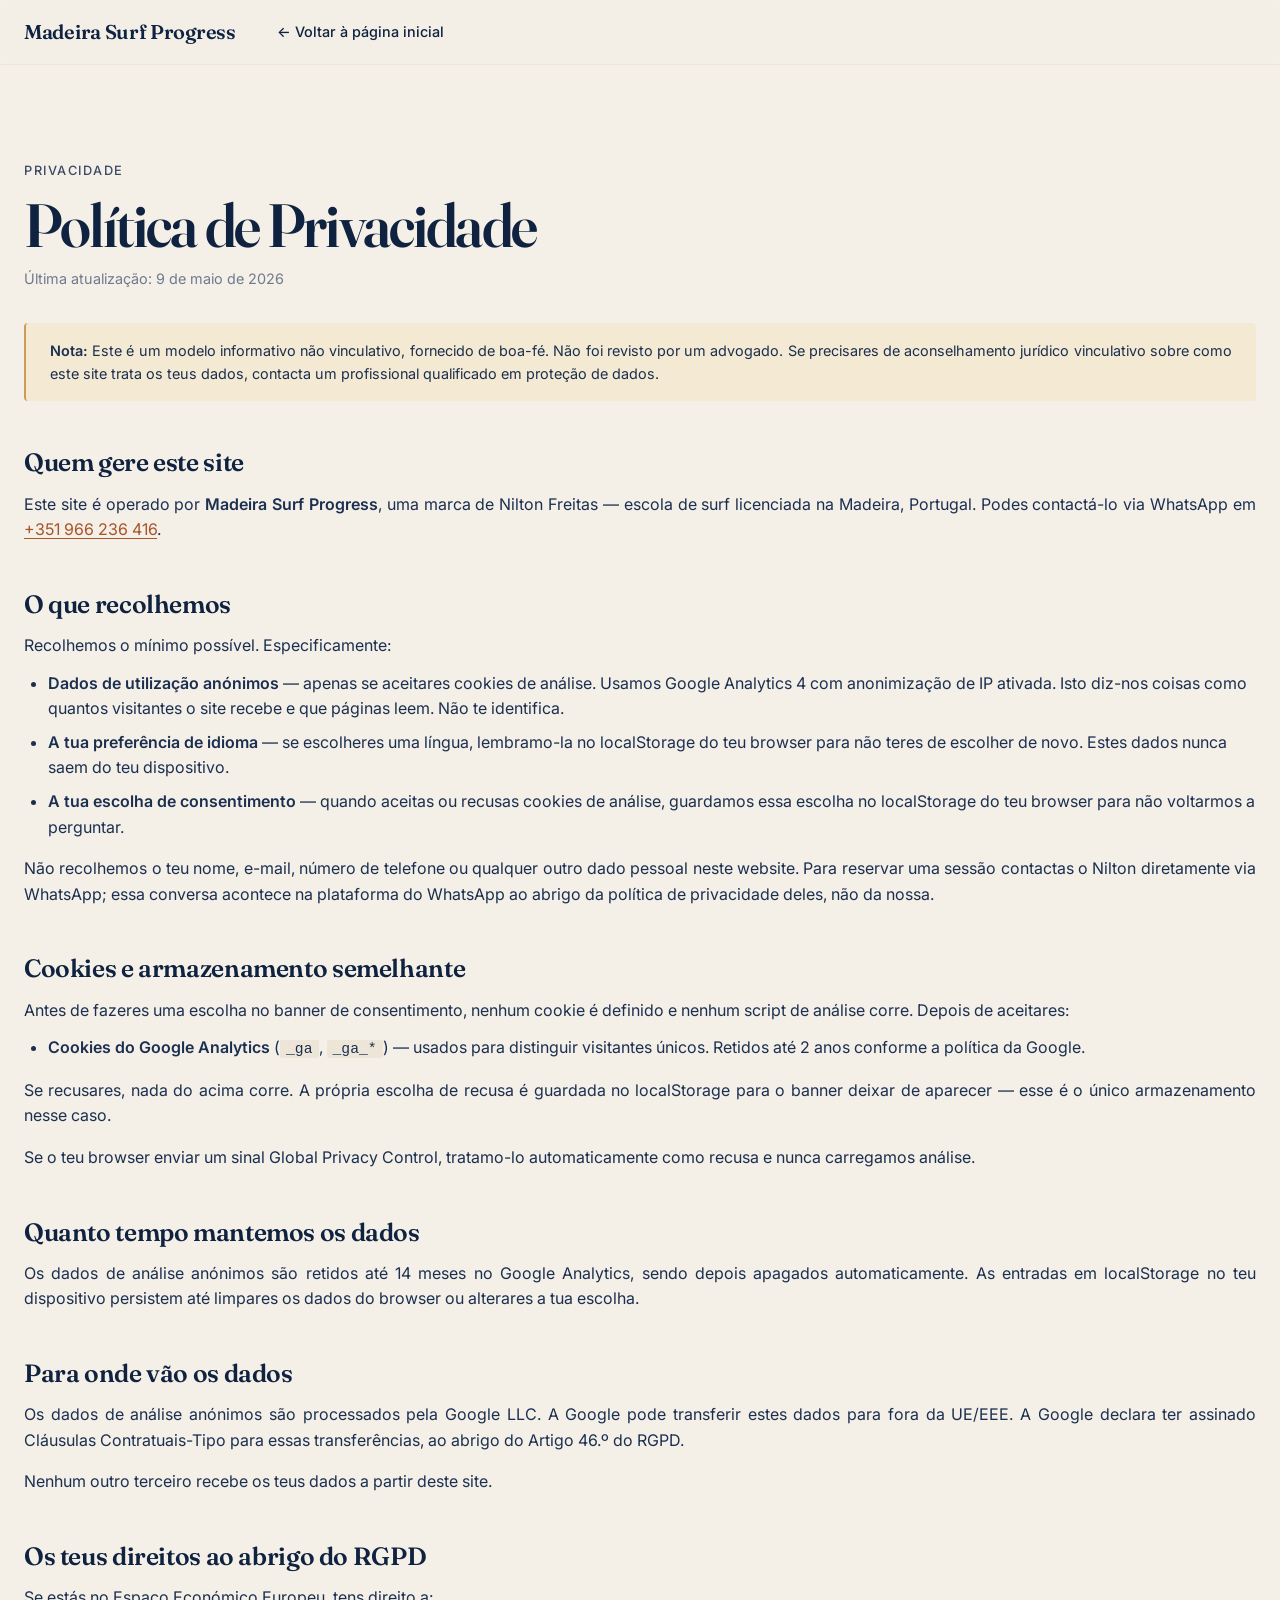
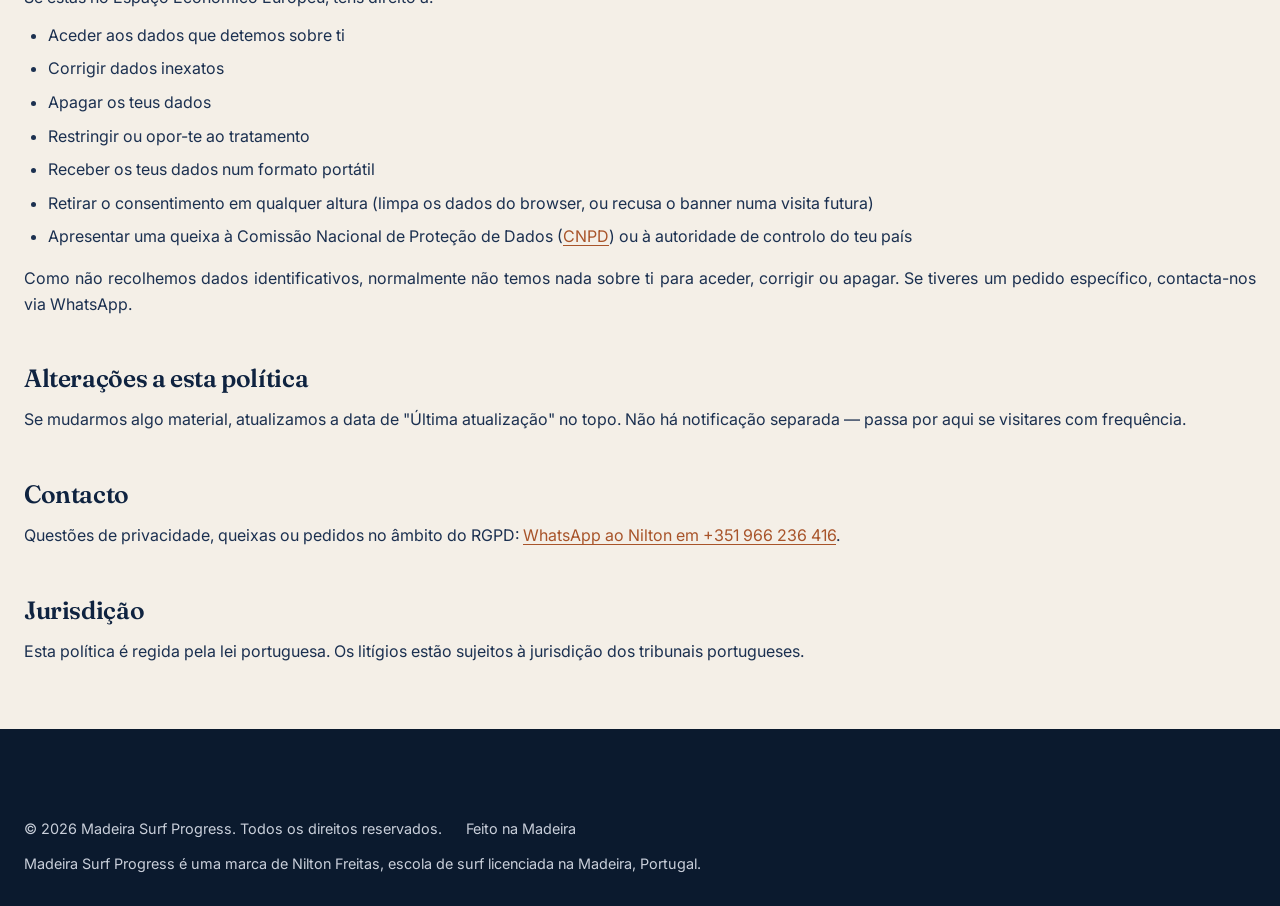
<file: pt/privacy/index.html>
<!DOCTYPE html>
<html lang="pt-PT">
<head>
  <meta charset="UTF-8">
  <meta name="viewport" content="width=device-width, initial-scale=1">
  <meta name="theme-color" content="#0B1A2E">

  <title>Política de Privacidade — Madeira Surf Progress</title>
  <meta name="description" content="Política de privacidade do madeirasurfcoach.com — que dados recolhemos, como os usamos e os teus direitos ao abrigo do RGPD.">
  <meta name="robots" content="noindex, follow">

  <link rel="canonical" href="https://madeirasurfcoach.com/pt/privacy/">

  <link rel="icon" href="/assets/images/icons/favicon.ico" sizes="any">
  <link rel="icon" type="image/png" sizes="16x16" href="/assets/images/icons/favicon-16x16.png">
  <link rel="icon" type="image/png" sizes="32x32" href="/assets/images/icons/favicon-32x32.png">
  <link rel="apple-touch-icon" href="/assets/images/icons/apple-touch-icon.png">
  <!-- Fonts are preloaded because the fallback stack (Georgia / system sans) has
       different metrics: without this the text paints in the fallback and reflows
       when the real face arrives, which is most of the measured CLS. Only the two
       upright faces are preloaded — the italic is three words in the hero, and
       preloading a third file would compete with the LCP image for bandwidth.
       crossorigin is required even same-origin: fonts are fetched in CORS mode. -->
  <!-- i18n strings for this locale. Without this the fetch only starts after
       main.js and i18n.js have been downloaded and parsed, so the empty
       [data-i18n] elements stay empty for an extra round trip. -->
  <link rel="preload" as="fetch" type="application/json" href="/content/pt.json" crossorigin>

  <link rel="preload" as="font" type="font/woff2" href="/assets/fonts/Fraunces-Variable.woff2" crossorigin>
  <link rel="preload" as="font" type="font/woff2" href="/assets/fonts/Inter-Variable.woff2" crossorigin>

  <!-- One <link> per stylesheet, in cascade order. These used to be a single link
       to main-v2.css which @imported the rest — but @import is serial AND render
       blocking, so the browser discovered each file only after parsing the previous
       one. Six round trips in a chain instead of five in parallel. -->
  <link rel="stylesheet" href="/styles/tokens-v2.css">
  <link rel="stylesheet" href="/styles/base-v2.css">
  <link rel="stylesheet" href="/styles/components-v2.css">
  <link rel="stylesheet" href="/styles/sections-v2.css">
  <link rel="stylesheet" href="/styles/utilities-v2.css">
  <link rel="stylesheet" href="/styles/privacy-v2.css">

  <script type="module" src="/scripts/main.js"></script>
</head>
<body>

<a href="#main" class="skip-link" data-i18n="a11y.skip_to_content">Saltar para o conteúdo</a>

<header class="site-nav" role="banner">
  <div class="container site-nav__inner">
    <a href="/pt/" class="site-nav__brand">
      <img class="site-nav__brand-mark" src="/assets/images/logos/logo-256.png" srcset="/assets/images/logos/logo-256.png 1x, /assets/images/logos/logo-512.png 2x" alt="" width="80" height="80">
      Madeira Surf Progress
    </a>
    <div class="site-nav__actions">
      <a href="/pt/" class="btn btn--ghost btn--sm" data-i18n="nav.back_to_home">← Voltar à página inicial</a>
    </div>
  </div>
</header>

<main id="main" class="privacy">
  <article class="container privacy__article">
    <p class="eyebrow">Privacidade</p>
    <h1 data-content-id="privacy.title">Política de Privacidade</h1>
    <p class="privacy__updated"><small data-content-id="privacy.updated">Última atualização: 9 de maio de 2026</small></p>

    <aside class="privacy__disclaimer" role="note" data-content-id="privacy.disclaimer">
      <strong>Nota:</strong> Este é um modelo informativo não vinculativo, fornecido de boa-fé.
      Não foi revisto por um advogado. Se precisares de aconselhamento jurídico vinculativo
      sobre como este site trata os teus dados, contacta um profissional qualificado em proteção de dados.
    </aside>

    <section class="prose">
      <h2 data-content-id="privacy.who-runs.title">Quem gere este site</h2>
      <p data-content-id="privacy.who-runs.body" data-placeholder="true">Este site é operado por <strong>Madeira Surf Progress</strong>, uma marca de Nilton Freitas — escola de surf licenciada na Madeira, Portugal. Podes contactá-lo via WhatsApp em <a href="https://wa.me/351966236416" target="_blank" rel="noopener">+351 966 236 416</a>.</p>

      <h2 data-content-id="privacy.collect.title">O que recolhemos</h2>
      <p data-content-id="privacy.collect.intro">Recolhemos o mínimo possível. Especificamente:</p>
      <ul>
        <li data-content-id="privacy.collect.bullet-analytics"><strong>Dados de utilização anónimos</strong> — apenas se aceitares cookies de análise. Usamos Google Analytics 4 com anonimização de IP ativada. Isto diz-nos coisas como quantos visitantes o site recebe e que páginas leem. Não te identifica.</li>
        <li data-content-id="privacy.collect.bullet-locale"><strong>A tua preferência de idioma</strong> — se escolheres uma língua, lembramo-la no localStorage do teu browser para não teres de escolher de novo. Estes dados nunca saem do teu dispositivo.</li>
        <li data-content-id="privacy.collect.bullet-consent"><strong>A tua escolha de consentimento</strong> — quando aceitas ou recusas cookies de análise, guardamos essa escolha no localStorage do teu browser para não voltarmos a perguntar.</li>
      </ul>
      <p data-content-id="privacy.collect.outro">Não recolhemos o teu nome, e-mail, número de telefone ou qualquer outro dado pessoal neste website. Para reservar uma sessão contactas o Nilton diretamente via WhatsApp; essa conversa acontece na plataforma do WhatsApp ao abrigo da política de privacidade deles, não da nossa.</p>

      <h2 data-content-id="privacy.cookies.title">Cookies e armazenamento semelhante</h2>
      <p data-content-id="privacy.cookies.intro">Antes de fazeres uma escolha no banner de consentimento, nenhum cookie é definido e nenhum script de análise corre. Depois de aceitares:</p>
      <ul>
        <li data-content-id="privacy.cookies.bullet-ga"><strong>Cookies do Google Analytics</strong> (<code>_ga</code>, <code>_ga_*</code>) — usados para distinguir visitantes únicos. Retidos até 2 anos conforme a política da Google.</li>
      </ul>
      <p data-content-id="privacy.cookies.decline">Se recusares, nada do acima corre. A própria escolha de recusa é guardada no localStorage para o banner deixar de aparecer — esse é o único armazenamento nesse caso.</p>
      <p data-content-id="privacy.cookies.gpc">Se o teu browser enviar um sinal Global Privacy Control, tratamo-lo automaticamente como recusa e nunca carregamos análise.</p>

      <h2 data-content-id="privacy.retention.title">Quanto tempo mantemos os dados</h2>
      <p data-content-id="privacy.retention.body">Os dados de análise anónimos são retidos até 14 meses no Google Analytics, sendo depois apagados automaticamente. As entradas em localStorage no teu dispositivo persistem até limpares os dados do browser ou alterares a tua escolha.</p>

      <h2 data-content-id="privacy.where.title">Para onde vão os dados</h2>
      <p data-content-id="privacy.where.processor">Os dados de análise anónimos são processados pela Google LLC. A Google pode transferir estes dados para fora da UE/EEE. A Google declara ter assinado Cláusulas Contratuais-Tipo para essas transferências, ao abrigo do Artigo 46.º do RGPD.</p>
      <p data-content-id="privacy.where.third-parties">Nenhum outro terceiro recebe os teus dados a partir deste site.</p>

      <h2 data-content-id="privacy.rights.title">Os teus direitos ao abrigo do RGPD</h2>
      <p data-content-id="privacy.rights.intro">Se estás no Espaço Económico Europeu, tens direito a:</p>
      <ul>
        <li data-content-id="privacy.rights.bullet-access">Aceder aos dados que detemos sobre ti</li>
        <li data-content-id="privacy.rights.bullet-correct">Corrigir dados inexatos</li>
        <li data-content-id="privacy.rights.bullet-erase">Apagar os teus dados</li>
        <li data-content-id="privacy.rights.bullet-restrict">Restringir ou opor-te ao tratamento</li>
        <li data-content-id="privacy.rights.bullet-portable">Receber os teus dados num formato portátil</li>
        <li data-content-id="privacy.rights.bullet-withdraw">Retirar o consentimento em qualquer altura (limpa os dados do browser, ou recusa o banner numa visita futura)</li>
        <li data-content-id="privacy.rights.bullet-complaint">Apresentar uma queixa à Comissão Nacional de Proteção de Dados (<a href="https://www.cnpd.pt" target="_blank" rel="noopener">CNPD</a>) ou à autoridade de controlo do teu país</li>
      </ul>
      <p data-content-id="privacy.rights.outro">Como não recolhemos dados identificativos, normalmente não temos nada sobre ti para aceder, corrigir ou apagar. Se tiveres um pedido específico, contacta-nos via WhatsApp.</p>

      <h2 data-content-id="privacy.changes.title">Alterações a esta política</h2>
      <p data-content-id="privacy.changes.body">Se mudarmos algo material, atualizamos a data de "Última atualização" no topo. Não há notificação separada — passa por aqui se visitares com frequência.</p>

      <h2 data-content-id="privacy.contact.title">Contacto</h2>
      <p data-content-id="privacy.contact.body">Questões de privacidade, queixas ou pedidos no âmbito do RGPD: <a href="https://wa.me/351966236416" target="_blank" rel="noopener">WhatsApp ao Nilton em +351 966 236 416</a>.</p>

      <h2 data-content-id="privacy.jurisdiction.title">Jurisdição</h2>
      <p data-content-id="privacy.jurisdiction.body">Esta política é regida pela lei portuguesa. Os litígios estão sujeitos à jurisdição dos tribunais portugueses.</p>
    </section>
  </article>
</main>

<footer class="site-footer" role="contentinfo">
  <div class="container site-footer__legal">
    <small data-i18n="footer.rights">© 2026 Madeira Surf Progress. Todos os direitos reservados.</small>
    <small data-i18n="footer.made_in">Feito na Madeira</small>
    <small data-i18n="footer.legal_entity" data-placeholder="true">Madeira Surf Progress é uma marca de Nilton Freitas, escola de surf licenciada na Madeira, Portugal.</small>
  </div>
</footer>

</body>
</html>
</file>
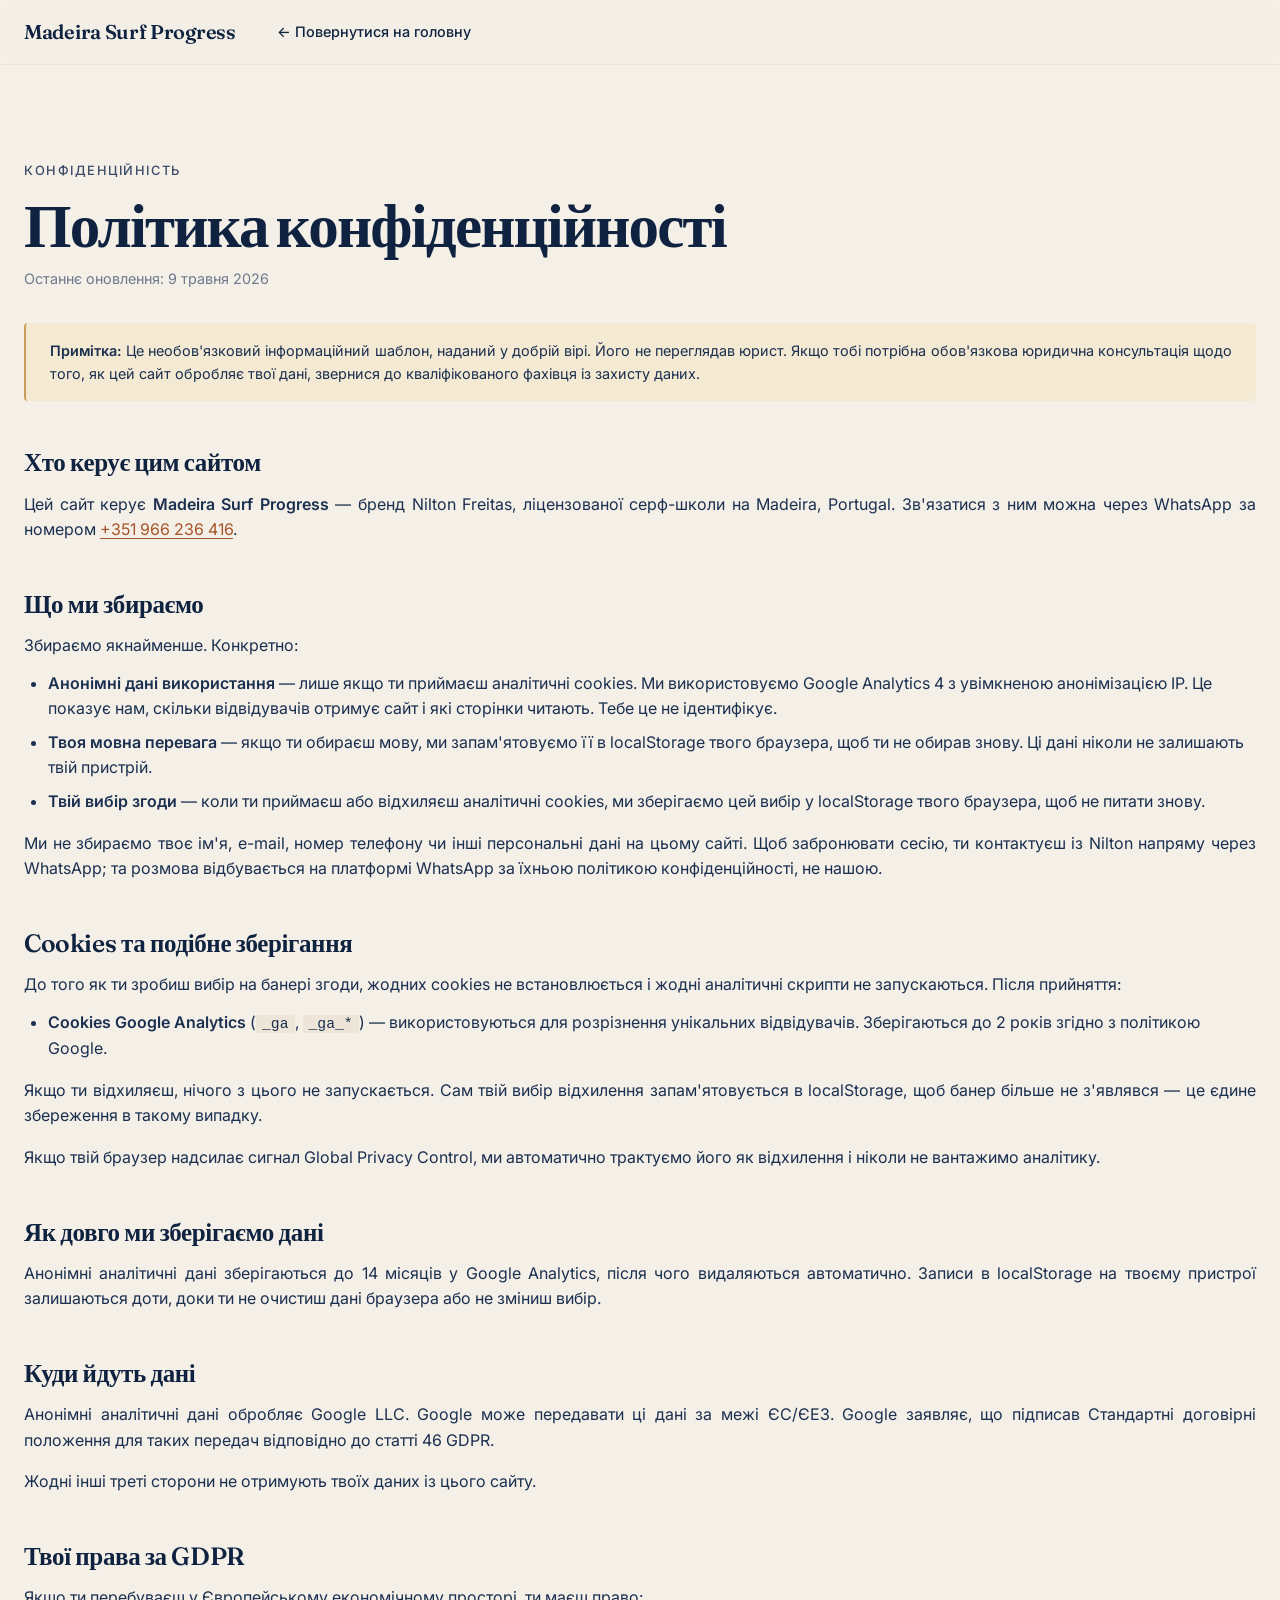
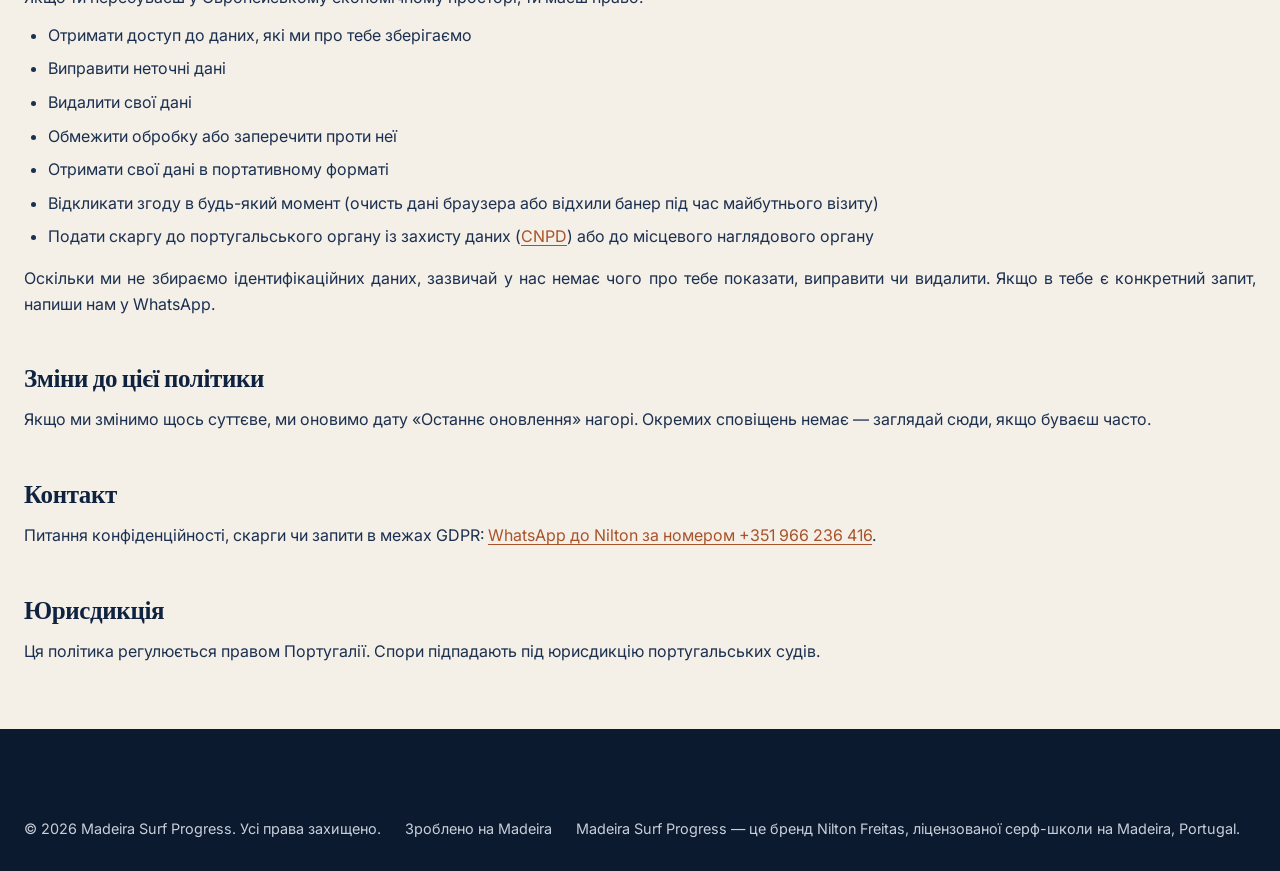
<file: uk/privacy/index.html>
<!DOCTYPE html>
<html lang="uk">
<head>
  <meta charset="UTF-8">
  <meta name="viewport" content="width=device-width, initial-scale=1">
  <meta name="theme-color" content="#0B1A2E">

  <title>Політика конфіденційності — Madeira Surf Progress</title>
  <meta name="description" content="Політика конфіденційності madeirasurfcoach.com — які дані ми збираємо, як їх використовуємо і твої права за GDPR.">
  <meta name="robots" content="noindex, follow">

  <link rel="canonical" href="https://madeirasurfcoach.com/uk/privacy/">

  <link rel="icon" href="/assets/images/icons/favicon.ico" sizes="any">
  <link rel="icon" type="image/png" sizes="16x16" href="/assets/images/icons/favicon-16x16.png">
  <link rel="icon" type="image/png" sizes="32x32" href="/assets/images/icons/favicon-32x32.png">
  <link rel="apple-touch-icon" href="/assets/images/icons/apple-touch-icon.png">
  <!-- Fonts are preloaded because the fallback stack (Georgia / system sans) has
       different metrics: without this the text paints in the fallback and reflows
       when the real face arrives, which is most of the measured CLS. Only the two
       upright faces are preloaded — the italic is three words in the hero, and
       preloading a third file would compete with the LCP image for bandwidth.
       crossorigin is required even same-origin: fonts are fetched in CORS mode. -->
  <!-- i18n strings for this locale. Without this the fetch only starts after
       main.js and i18n.js have been downloaded and parsed, so the empty
       [data-i18n] elements stay empty for an extra round trip. -->
  <link rel="preload" as="fetch" type="application/json" href="/content/uk.json" crossorigin>

  <link rel="preload" as="font" type="font/woff2" href="/assets/fonts/Fraunces-Variable.woff2" crossorigin>
  <link rel="preload" as="font" type="font/woff2" href="/assets/fonts/Inter-Variable.woff2" crossorigin>

  <!-- One <link> per stylesheet, in cascade order. These used to be a single link
       to main-v2.css which @imported the rest — but @import is serial AND render
       blocking, so the browser discovered each file only after parsing the previous
       one. Six round trips in a chain instead of five in parallel. -->
  <link rel="stylesheet" href="/styles/tokens-v2.css">
  <link rel="stylesheet" href="/styles/base-v2.css">
  <link rel="stylesheet" href="/styles/components-v2.css">
  <link rel="stylesheet" href="/styles/sections-v2.css">
  <link rel="stylesheet" href="/styles/utilities-v2.css">
  <link rel="stylesheet" href="/styles/privacy-v2.css">

  <script type="module" src="/scripts/main.js"></script>
</head>
<body>

<a href="#main" class="skip-link" data-i18n="a11y.skip_to_content">Перейти до вмісту</a>

<header class="site-nav" role="banner">
  <div class="container site-nav__inner">
    <a href="/uk/" class="site-nav__brand">
      <img class="site-nav__brand-mark" src="/assets/images/logos/logo-256.png" srcset="/assets/images/logos/logo-256.png 1x, /assets/images/logos/logo-512.png 2x" alt="" width="80" height="80">
      Madeira Surf Progress
    </a>
    <div class="site-nav__actions">
      <a href="/uk/" class="btn btn--ghost btn--sm" data-i18n="nav.back_to_home">← Повернутися на головну</a>
    </div>
  </div>
</header>

<main id="main" class="privacy">
  <article class="container privacy__article">
    <p class="eyebrow">Конфіденційність</p>
    <h1 data-content-id="privacy.title">Політика конфіденційності</h1>
    <p class="privacy__updated"><small data-content-id="privacy.updated">Останнє оновлення: 9 травня 2026</small></p>

    <aside class="privacy__disclaimer" role="note" data-content-id="privacy.disclaimer">
      <strong>Примітка:</strong> Це необов'язковий інформаційний шаблон, наданий у добрій вірі.
      Його не переглядав юрист. Якщо тобі потрібна обов'язкова юридична консультація щодо того,
      як цей сайт обробляє твої дані, звернися до кваліфікованого фахівця із захисту даних.
    </aside>

    <section class="prose">
      <h2 data-content-id="privacy.who-runs.title">Хто керує цим сайтом</h2>
      <p data-content-id="privacy.who-runs.body" data-placeholder="true">Цей сайт керує <strong>Madeira Surf Progress</strong> — бренд Nilton Freitas, ліцензованої серф-школи на Madeira, Portugal. Зв'язатися з ним можна через WhatsApp за номером <a href="https://wa.me/351966236416" target="_blank" rel="noopener">+351 966 236 416</a>.</p>

      <h2 data-content-id="privacy.collect.title">Що ми збираємо</h2>
      <p data-content-id="privacy.collect.intro">Збираємо якнайменше. Конкретно:</p>
      <ul>
        <li data-content-id="privacy.collect.bullet-analytics"><strong>Анонімні дані використання</strong> — лише якщо ти приймаєш аналітичні cookies. Ми використовуємо Google Analytics 4 з увімкненою анонімізацією IP. Це показує нам, скільки відвідувачів отримує сайт і які сторінки читають. Тебе це не ідентифікує.</li>
        <li data-content-id="privacy.collect.bullet-locale"><strong>Твоя мовна перевага</strong> — якщо ти обираєш мову, ми запам'ятовуємо її в localStorage твого браузера, щоб ти не обирав знову. Ці дані ніколи не залишають твій пристрій.</li>
        <li data-content-id="privacy.collect.bullet-consent"><strong>Твій вибір згоди</strong> — коли ти приймаєш або відхиляєш аналітичні cookies, ми зберігаємо цей вибір у localStorage твого браузера, щоб не питати знову.</li>
      </ul>
      <p data-content-id="privacy.collect.outro">Ми не збираємо твоє ім'я, e-mail, номер телефону чи інші персональні дані на цьому сайті. Щоб забронювати сесію, ти контактуєш із Nilton напряму через WhatsApp; та розмова відбувається на платформі WhatsApp за їхньою політикою конфіденційності, не нашою.</p>

      <h2 data-content-id="privacy.cookies.title">Cookies та подібне зберігання</h2>
      <p data-content-id="privacy.cookies.intro">До того як ти зробиш вибір на банері згоди, жодних cookies не встановлюється і жодні аналітичні скрипти не запускаються. Після прийняття:</p>
      <ul>
        <li data-content-id="privacy.cookies.bullet-ga"><strong>Cookies Google Analytics</strong> (<code>_ga</code>, <code>_ga_*</code>) — використовуються для розрізнення унікальних відвідувачів. Зберігаються до 2 років згідно з політикою Google.</li>
      </ul>
      <p data-content-id="privacy.cookies.decline">Якщо ти відхиляєш, нічого з цього не запускається. Сам твій вибір відхилення запам'ятовується в localStorage, щоб банер більше не з'являвся — це єдине збереження в такому випадку.</p>
      <p data-content-id="privacy.cookies.gpc">Якщо твій браузер надсилає сигнал Global Privacy Control, ми автоматично трактуємо його як відхилення і ніколи не вантажимо аналітику.</p>

      <h2 data-content-id="privacy.retention.title">Як довго ми зберігаємо дані</h2>
      <p data-content-id="privacy.retention.body">Анонімні аналітичні дані зберігаються до 14 місяців у Google Analytics, після чого видаляються автоматично. Записи в localStorage на твоєму пристрої залишаються доти, доки ти не очистиш дані браузера або не зміниш вибір.</p>

      <h2 data-content-id="privacy.where.title">Куди йдуть дані</h2>
      <p data-content-id="privacy.where.processor">Анонімні аналітичні дані обробляє Google LLC. Google може передавати ці дані за межі ЄС/ЄЕЗ. Google заявляє, що підписав Стандартні договірні положення для таких передач відповідно до статті 46 GDPR.</p>
      <p data-content-id="privacy.where.third-parties">Жодні інші треті сторони не отримують твоїх даних із цього сайту.</p>

      <h2 data-content-id="privacy.rights.title">Твої права за GDPR</h2>
      <p data-content-id="privacy.rights.intro">Якщо ти перебуваєш у Європейському економічному просторі, ти маєш право:</p>
      <ul>
        <li data-content-id="privacy.rights.bullet-access">Отримати доступ до даних, які ми про тебе зберігаємо</li>
        <li data-content-id="privacy.rights.bullet-correct">Виправити неточні дані</li>
        <li data-content-id="privacy.rights.bullet-erase">Видалити свої дані</li>
        <li data-content-id="privacy.rights.bullet-restrict">Обмежити обробку або заперечити проти неї</li>
        <li data-content-id="privacy.rights.bullet-portable">Отримати свої дані в портативному форматі</li>
        <li data-content-id="privacy.rights.bullet-withdraw">Відкликати згоду в будь-який момент (очисть дані браузера або відхили банер під час майбутнього візиту)</li>
        <li data-content-id="privacy.rights.bullet-complaint">Подати скаргу до португальського органу із захисту даних (<a href="https://www.cnpd.pt" target="_blank" rel="noopener">CNPD</a>) або до місцевого наглядового органу</li>
      </ul>
      <p data-content-id="privacy.rights.outro">Оскільки ми не збираємо ідентифікаційних даних, зазвичай у нас немає чого про тебе показати, виправити чи видалити. Якщо в тебе є конкретний запит, напиши нам у WhatsApp.</p>

      <h2 data-content-id="privacy.changes.title">Зміни до цієї політики</h2>
      <p data-content-id="privacy.changes.body">Якщо ми змінимо щось суттєве, ми оновимо дату «Останнє оновлення» нагорі. Окремих сповіщень немає — заглядай сюди, якщо буваєш часто.</p>

      <h2 data-content-id="privacy.contact.title">Контакт</h2>
      <p data-content-id="privacy.contact.body">Питання конфіденційності, скарги чи запити в межах GDPR: <a href="https://wa.me/351966236416" target="_blank" rel="noopener">WhatsApp до Nilton за номером +351 966 236 416</a>.</p>

      <h2 data-content-id="privacy.jurisdiction.title">Юрисдикція</h2>
      <p data-content-id="privacy.jurisdiction.body">Ця політика регулюється правом Португалії. Спори підпадають під юрисдикцію португальських судів.</p>
    </section>
  </article>
</main>

<footer class="site-footer" role="contentinfo">
  <div class="container site-footer__legal">
    <small data-i18n="footer.rights">© 2026 Madeira Surf Progress. Усі права захищено.</small>
    <small data-i18n="footer.made_in">Зроблено на Madeira</small>
    <small data-i18n="footer.legal_entity" data-placeholder="true">Madeira Surf Progress — це бренд Nilton Freitas, ліцензованої серф-школи на Madeira, Portugal.</small>
  </div>
</footer>

</body>
</html>
</file>
<file: styles/tokens-v2.css>
/* =============================================================
 * Design tokens — single source of truth.
 * Direction: Clean & Premium (editorial). Madeira palette.
 * Every value the site uses lives here. If a component needs
 * a value that isn't a token, add the token first.
 * ============================================================= */

:root {
  /* -----------------------------------------------------------
   * COLOR — Madeira palette
   *
   * No pure black or white. Base is warm sand/linen; ink is
   * atlantic deep navy. Accents pulled from volcanic-coast
   * earth tones (terracotta, gold). Surfaces lean warm, not
   * neutral gray.
   *
   * Token naming:
   *   --color-bg-*       page + section backgrounds
   *   --color-surface-*  cards, panels, raised elements
   *   --color-ink-*      text and iconography
   *   --color-line-*     borders, dividers
   *   --color-accent-*   brand accents
   *   --color-state-*    semantic (success, warning, danger)
   * --------------------------------------------------------- */

  /* Backgrounds — warm sand foundation */
  --color-bg-base:        #F4EFE7;  /* primary page bg — linen */
  --color-bg-soft:        #FAF6EE;  /* lifted sections, cards-on-page */
  --color-bg-deep:        #0B1A2E;  /* dark sections — atlantic night */
  --color-bg-deep-soft:   #122A47;  /* dark section variant */

  /* Surfaces — for cards, modals, banners on top of bg */
  --color-surface:        #FBF8F2;
  --color-surface-raised: #FFFEFA;  /* elevated card */
  --color-surface-sunken: #EDE6D8;  /* inset / muted panel */

  /* Ink (text + icons) */
  --color-ink-strong:     #0F2340;  /* headlines, primary text */
  --color-ink:            #1B3050;  /* body text default */
  --color-ink-soft:       #3A4A66;  /* secondary text */
  --color-ink-muted:      #6F7A8E;  /* tertiary / meta */
  --color-ink-on-dark:    #F4EFE7;  /* text on dark surfaces */
  --color-ink-on-dark-soft: #C9CFDA;

  /* Lines — warm-tinted dividers */
  --color-line:           #E5DDD0;
  --color-line-soft:      #ECE6DB;
  --color-line-strong:    #D4C9B5;
  --color-line-on-dark:   rgba(244, 239, 231, 0.12);

  /* Accents — terracotta + gold (volcanic coast) */
  --color-accent:         #C66B3D;  /* terracotta — primary accent */
  --color-accent-strong:  #A8542A;  /* hover/active */
  --color-accent-soft:    #E8A982;  /* tints, backgrounds */
  --color-accent-wash:    #F5E1D2;  /* very light wash */

  --color-gold:           #C99C5A;  /* secondary accent */
  --color-gold-strong:    #A8803E;
  --color-gold-soft:      #E8D4A8;
  --color-gold-wash:      #F4E9D2;

  /* Brand-specific */
  --color-brand-ink:      var(--color-ink-strong);
  --color-brand-accent:   var(--color-accent);

  /* Semantic state colors — muted, in palette */
  --color-state-success:  #2E7D6A;  /* muted teal, in keeping with palette */
  --color-state-warning:  #B07B17;  /* amber-gold */
  --color-state-danger:   #A8442B;  /* terracotta-leaning red */
  --color-state-info:     #2D5A87;  /* navy-blue */

  /* Focus ring — accessible, in palette */
  --color-focus:          var(--color-accent);
  --color-focus-ring:     rgba(198, 107, 61, 0.32);

  /* Selection */
  --color-selection-bg:   var(--color-gold-wash);
  --color-selection-fg:   var(--color-ink-strong);

  /* -----------------------------------------------------------
   * TYPOGRAPHY
   *
   * Display: Fraunces (variable, optical sizing)
   * Body:    Inter (Cyrillic-complete for UK locale)
   *
   * Both self-hosted as woff2. See assets/fonts/README.md
   * for the file inventory each face requires.
   *
   * Scale: 1.250 (major third), classical proportions.
   * Display leans large with tracking-tight; body keeps
   * comfortable line-height (~1.6).
   * --------------------------------------------------------- */

  /* "… Fallback" entries are metric-matched shims defined in base-v2.css. They
   * sit immediately after the real face so they cover the loading window, and
   * they exist so that swapping to the real font moves nothing. Removing them
   * reintroduces the layout shift. */
  --font-display: "Fraunces", "Fraunces Fallback", "Cormorant Garamond", Georgia, "Times New Roman", serif;
  --font-body:    "Inter", "Inter Fallback", -apple-system, BlinkMacSystemFont, "Segoe UI", Roboto, "Helvetica Neue", Arial, sans-serif;
  --font-mono:    ui-monospace, SFMono-Regular, Menlo, Monaco, Consolas, monospace;

  /* Type scale (1.250) — anchor at 16px = 1rem */
  --type-2xs:    0.64rem;   /* 10.24px */
  --type-xs:     0.8rem;    /* 12.80px */
  --type-sm:     0.9rem;    /* 14.40px */
  --type-base:   1rem;      /* 16.00px */
  --type-md:     1.125rem;  /* 18.00px */
  --type-lg:     1.25rem;   /* 20.00px */
  --type-xl:     1.563rem;  /* 25.00px */
  --type-2xl:    1.953rem;  /* 31.25px */
  --type-3xl:    2.441rem;  /* 39.06px */
  --type-4xl:    3.052rem;  /* 48.83px */
  --type-5xl:    3.815rem;  /* 61.04px */
  --type-6xl:    4.768rem;  /* 76.29px */

  /* Line heights — tight for display, comfortable for body */
  --leading-tight:    1.05;
  --leading-snug:     1.2;
  --leading-normal:   1.5;
  --leading-relaxed:  1.6;
  --leading-loose:    1.75;

  /* Letter spacing — display tight, eyebrows wide */
  --tracking-tighter:  -0.03em;
  --tracking-tight:    -0.015em;
  --tracking-normal:   0em;
  --tracking-wide:     0.04em;
  --tracking-wider:    0.12em;   /* eyebrows / kicker labels */
  --tracking-widest:   0.18em;

  /* Font weights — Fraunces variable + Inter variable */
  --weight-light:     300;
  --weight-regular:   400;
  --weight-medium:    500;
  --weight-semibold:  600;
  --weight-bold:      700;

  /* -----------------------------------------------------------
   * SPACING — generous, classical rhythm
   *
   * 4px base, geometric-ish scale. Premium feel comes from
   * whitespace discipline; tokens skew toward larger steps
   * earlier in the scale.
   * --------------------------------------------------------- */

  --space-0:   0;
  --space-1:   0.25rem;   /*   4px */
  --space-2:   0.5rem;    /*   8px */
  --space-3:   0.75rem;   /*  12px */
  --space-4:   1rem;      /*  16px */
  --space-5:   1.5rem;    /*  24px */
  --space-6:   2rem;      /*  32px */
  --space-7:   3rem;      /*  48px */
  --space-8:   4rem;      /*  64px */
  --space-9:   6rem;      /*  96px */
  --space-10:  8rem;      /* 128px */
  --space-11:  12rem;     /* 192px */
  --space-12:  16rem;     /* 256px */

  /* Section padding — top/bottom rhythm for major sections */
  --section-pad-y-mobile:  var(--space-8);   /* 64px */
  --section-pad-y-tablet:  var(--space-9);   /* 96px */
  --section-pad-y-desktop: var(--space-10);  /* 128px */

  /* -----------------------------------------------------------
   * RADII — small or pill. Never 8–12px.
   * --------------------------------------------------------- */

  --radius-none: 0;
  --radius-xs:   2px;
  --radius-sm:   4px;
  --radius-pill: 999px;

  /* -----------------------------------------------------------
   * SHADOWS — soft, warm-tinted (navy alpha, not gray)
   *
   * Used sparingly. Premium UIs lean on borders + bg shifts
   * before reaching for elevation.
   * --------------------------------------------------------- */

  --shadow-xs: 0 1px 2px rgba(15, 35, 64, 0.04);
  --shadow-sm: 0 2px 8px rgba(15, 35, 64, 0.06);
  --shadow-md: 0 8px 24px rgba(15, 35, 64, 0.08);
  --shadow-lg: 0 16px 48px rgba(15, 35, 64, 0.10);
  --shadow-xl: 0 24px 72px rgba(15, 35, 64, 0.14);

  /* Inset — for sunken panels */
  --shadow-inset: inset 0 1px 2px rgba(15, 35, 64, 0.06);

  /* Focus ring — paired with --color-focus */
  --shadow-focus: 0 0 0 3px var(--color-focus-ring);

  /* -----------------------------------------------------------
   * MOTION — restrained, editorial
   * --------------------------------------------------------- */

  --duration-instant: 100ms;
  --duration-fast:    200ms;
  --duration-base:    300ms;
  --duration-slow:    500ms;
  --duration-slower:  800ms;

  --easing-standard:    cubic-bezier(0.2, 0.8, 0.2, 1);
  --easing-emphasized:  cubic-bezier(0.3, 0.9, 0.15, 1);
  --easing-exit:        cubic-bezier(0.4, 0.0, 0.8, 0.4);
  --easing-linear:      linear;

  /* -----------------------------------------------------------
   * LAYOUT
   * --------------------------------------------------------- */

  --container-max:       1280px;
  --container-narrow:    920px;
  --container-prose:     680px;
  --container-pad-x:     var(--space-5);

  /* Breakpoints — documentation only; media queries hard-code
   * these values because CSS custom properties don't work in
   * @media. Listed here so designers and devs share one map. */
  --bp-sm:  640px;
  --bp-md:  768px;
  --bp-lg:  1024px;
  --bp-xl:  1280px;

  /* -----------------------------------------------------------
   * Z-INDEX — named layers, no magic numbers
   * --------------------------------------------------------- */

  --z-base:        0;
  --z-raised:      10;
  --z-sticky:      100;
  --z-nav:         200;
  --z-overlay:     900;
  --z-modal:       1000;
  --z-toast:       1100;
}

/* -----------------------------------------------------------
 * Reduced motion — kill animations and transitions for users
 * who request it. Token override, not per-component logic.
 * --------------------------------------------------------- */

@media (prefers-reduced-motion: reduce) {
  :root {
    --duration-instant: 0ms;
    --duration-fast:    0ms;
    --duration-base:    0ms;
    --duration-slow:    0ms;
    --duration-slower:  0ms;
  }
}
</file>
<file: styles/base-v2.css>
/* =============================================================
 * Base — reset + element defaults + typography scale.
 * Reads tokens from tokens.css. No component styles here.
 * ============================================================= */

/* -----------------------------------------------------------
 * Self-hosted fonts. Files live in /assets/fonts/ — see
 * assets/fonts/README.md for how they were built.
 *
 * Subsets (unicode-range below mirrors each file exactly —
 * they were subset from the upstream variable TTFs to match):
 *   - Fraunces:   latin + latin-ext
 *   - Inter:      latin + latin-ext + cyrillic + cyrillic-ext
 *                 (Cyrillic required for UK locale — must not
 *                 fall back to system fonts mid-page)
 *                 + U+2190-2193 arrows ("← Back to home")
 *
 * U+1E00-1EFF (Latin Extended Additional, mostly Vietnamese) is
 * deliberately absent: an audit of every string across the 5
 * locales found zero characters in that block. Carrying it cost
 * ~30 KB for glyphs no page can render.
 * --------------------------------------------------------- */

@font-face {
  font-family: "Fraunces";
  src: url("/assets/fonts/Fraunces-Variable.woff2") format("woff2-variations"),
       url("/assets/fonts/Fraunces-Variable.woff2") format("woff2");
  font-weight: 100 900;
  font-style: normal;
  font-display: swap;
  unicode-range: U+0000-024F, U+2000-206F, U+20A0-20BF;
}

@font-face {
  font-family: "Fraunces";
  src: url("/assets/fonts/Fraunces-Variable-Italic.woff2") format("woff2-variations"),
       url("/assets/fonts/Fraunces-Variable-Italic.woff2") format("woff2");
  font-weight: 100 900;
  font-style: italic;
  font-display: swap;
  unicode-range: U+0000-024F, U+2000-206F, U+20A0-20BF;
}

@font-face {
  font-family: "Inter";
  src: url("/assets/fonts/Inter-Variable.woff2") format("woff2-variations"),
       url("/assets/fonts/Inter-Variable.woff2") format("woff2");
  font-weight: 100 900;
  font-style: normal;
  font-display: swap;
  unicode-range: U+0000-024F, U+0400-04FF, U+0500-052F, U+2000-206F, U+20A0-20BF, U+2190-2193;
}

@font-face {
  font-family: "Inter";
  src: url("/assets/fonts/Inter-Variable-Italic.woff2") format("woff2-variations"),
       url("/assets/fonts/Inter-Variable-Italic.woff2") format("woff2");
  font-weight: 100 900;
  font-style: italic;
  font-display: swap;
  unicode-range: U+0000-024F, U+0400-04FF, U+0500-052F, U+2000-206F, U+20A0-20BF, U+2190-2193;
}

/* -----------------------------------------------------------
 * Metric-matched fallbacks.
 *
 * `font-display: swap` means text paints in a fallback face and then swaps.
 * Georgia and Helvetica are narrower and shorter than Fraunces and Inter, so
 * that swap re-wrapped lines and changed line boxes — it was the single
 * largest source of Cumulative Layout Shift on the page. Preloading the real
 * fonts made the swap happen sooner but did not stop it moving things.
 *
 * These shims scale the fallback so it occupies the same space as the real
 * face: swap still happens, but nothing reflows.
 *
 * size-adjust is MEASURED, not computed. The obvious formula — comparing the
 * OS/2 xAvgCharWidth of each font — gives 131% for Fraunces/Georgia when the
 * truth is 86%: wrong by a third, and in the wrong direction. That field is
 * not comparable across foundries. Rendering a real string in both faces and
 * dividing the widths gives the honest ratio; doing it the "clever" way
 * tripled CLS instead of removing it.
 *
 * Vertical overrides ARE computed from the files, where the metrics are
 * unambiguous:  ascent-override = target ascent/upm ÷ size-adjust  (etc.)
 * Re-measure if either face is re-subset.
 *
 * The Fraunces shim carries the SAME unicode-range as Fraunces itself. Without
 * that restriction, Ukrainian headings — which Fraunces has no glyphs for —
 * would land on the shim and render at 86% of their intended size for good,
 * since no real face would ever arrive to correct them. With it, Cyrillic
 * skips past to Cormorant/Georgia at natural size, as before.
 * --------------------------------------------------------- */

@font-face {
  font-family: "Fraunces Fallback";
  src: local("Georgia"), local("Times New Roman"), local("Times");
  size-adjust: 86.06%;
  ascent-override: 113.64%;
  descent-override: 29.63%;
  line-gap-override: 0%;
  unicode-range: U+0000-024F, U+2000-206F, U+20A0-20BF;
}

@font-face {
  font-family: "Inter Fallback";
  src: local("Helvetica Neue"), local("Helvetica"), local("Arial");
  size-adjust: 96.08%;
  ascent-override: 100.83%;
  descent-override: 25.11%;
  line-gap-override: 0%;
}

/* -----------------------------------------------------------
 * Reset
 * --------------------------------------------------------- */

*, *::before, *::after { box-sizing: border-box; }
* { margin: 0; }

/* The `hidden` attribute must win over any component display rule. Sections
 * carry it while their content is unconfirmed — see the testimonials section. */
[hidden] { display: none !important; }
html { -webkit-text-size-adjust: 100%; text-size-adjust: 100%; }
html { min-height: 100%; }
body { min-height: 100%; line-height: var(--leading-relaxed); -webkit-font-smoothing: antialiased; }

img, picture, video, canvas, svg { display: block; max-width: 100%; }
input, button, textarea, select { font: inherit; color: inherit; }
button { background: none; border: 0; padding: 0; cursor: pointer; }
a { color: inherit; }

p, h1, h2, h3, h4, h5, h6 { overflow-wrap: break-word; }

/* Scroll padding so anchor jumps clear the sticky nav */
html { scroll-padding-top: 80px; }

/* -----------------------------------------------------------
 * Element defaults
 * --------------------------------------------------------- */

body {
  font-family: var(--font-body);
  font-size: var(--type-base);
  font-weight: var(--weight-regular);
  color: var(--color-ink);
  background: var(--color-bg-base);
  text-rendering: optimizeLegibility;
  font-feature-settings: "kern", "liga", "calt";
}

::selection {
  background: var(--color-selection-bg);
  color: var(--color-selection-fg);
}

/* Headings — Fraunces, optical-sized, tracking-tight at large scales */
h1, h2, h3, h4, h5, h6 {
  font-family: var(--font-display);
  font-weight: var(--weight-semibold);
  color: var(--color-ink-strong);
  line-height: var(--leading-tight);
  letter-spacing: var(--tracking-tight);
  font-variation-settings: "opsz" 36;
}

.display-xl { font-size: var(--type-6xl); letter-spacing: var(--tracking-tighter); font-variation-settings: "opsz" 144; }
.display    { font-size: var(--type-5xl); letter-spacing: var(--tracking-tighter); font-variation-settings: "opsz" 120; }

h1 { font-size: var(--type-4xl); }
h2 { font-size: var(--type-3xl); }
h3 { font-size: var(--type-2xl); }
h4 { font-size: var(--type-xl); }
h5 { font-size: var(--type-lg); }
h6 { font-size: var(--type-md); letter-spacing: var(--tracking-normal); }

p { line-height: var(--leading-relaxed); text-align: justify; hyphens: auto; -webkit-hyphens: auto; }
small, .text-small { font-size: var(--type-sm); }

a {
  color: var(--color-ink-strong);
  text-decoration-thickness: 1px;
  text-underline-offset: 0.2em;
  transition: color var(--duration-fast) var(--easing-standard);
}
a:hover { color: var(--color-accent-strong); }

strong, b { font-weight: var(--weight-semibold); }
em, i { font-style: italic; }

hr {
  border: 0;
  border-top: 1px solid var(--color-line);
  margin: var(--space-7) 0;
}

/* -----------------------------------------------------------
 * Focus — visible, in-palette, never the browser default
 * --------------------------------------------------------- */

:focus { outline: none; }
:focus-visible {
  outline: 2px solid var(--color-focus);
  outline-offset: 3px;
  border-radius: var(--radius-xs);
}

/* -----------------------------------------------------------
 * Eyebrow / kicker label — recurring premium pattern
 * --------------------------------------------------------- */

.eyebrow {
  font-family: var(--font-body);
  font-size: var(--type-xs);
  font-weight: var(--weight-medium);
  letter-spacing: var(--tracking-wider);
  text-transform: uppercase;
  color: var(--color-ink-soft);

  /* Every eyebrow ships EMPTY and is filled by scripts/i18n.js once
   * content/{locale}.json arrives. An empty <p> is zero-height, so the fill
   * pushed everything below it down — a real, measured chunk of the page's
   * CLS, and it happens once per section. Reserving one line costs nothing and
   * the box is already the right height before the text lands.
   * `1em` first for browsers without `lh` (Safari < 16.4); close enough. */
  min-height: 1em;
  min-height: 1lh;
}

/* -----------------------------------------------------------
 * Skip link — visible only on focus
 * --------------------------------------------------------- */

.skip-link {
  position: absolute;
  top: var(--space-2);
  left: var(--space-2);
  padding: var(--space-2) var(--space-4);
  background: var(--color-bg-deep);
  color: var(--color-ink-on-dark);
  border-radius: var(--radius-sm);
  transform: translateY(-200%);
  transition: transform var(--duration-fast) var(--easing-standard);
  z-index: var(--z-toast);
}
.skip-link:focus-visible { transform: translateY(0); }

/* -----------------------------------------------------------
 * Containers
 * --------------------------------------------------------- */

.container        { max-width: var(--container-max);    margin-inline: auto; padding-inline: var(--container-pad-x); }
.container-narrow { max-width: var(--container-narrow); margin-inline: auto; padding-inline: var(--container-pad-x); }
.container-prose  { max-width: var(--container-prose);  margin-inline: auto; padding-inline: var(--container-pad-x); }

/* -----------------------------------------------------------
 * Section wrappers — vertical rhythm token-driven
 * --------------------------------------------------------- */

.section {
  padding-block: var(--section-pad-y-mobile);
}
@media (min-width: 768px) { .section { padding-block: var(--section-pad-y-tablet); } }
@media (min-width: 1024px) { .section { padding-block: var(--section-pad-y-desktop); } }

.section--dark {
  background: var(--color-bg-deep);
  color: var(--color-ink-on-dark);
}
.section--dark h1, .section--dark h2, .section--dark h3, .section--dark h4, .section--dark h5, .section--dark h6 {
  color: var(--color-ink-on-dark);
}
/* Eyebrows on dark sections use gold-soft for warmth + contrast.
 * Default eyebrow color (--color-ink-soft, navy) is invisible on
 * --color-bg-deep. Same family as the hero eyebrow for consistency. */
.section--dark .eyebrow {
  color: var(--color-gold-soft);
}
.section--soft {
  background: var(--color-bg-soft);
}
</file>
<file: styles/components-v2.css>
/* =============================================================
 * Components — primitives composed from tokens.
 * Each component is shape + states. Section-level layouts
 * live in sections.css (step 4).
 * ============================================================= */

/* -----------------------------------------------------------
 * Buttons — primary, secondary, ghost. Pill radius. Editorial.
 * --------------------------------------------------------- */

.btn {
  display: inline-flex;
  align-items: center;
  justify-content: center;
  gap: var(--space-2);
  min-height: 48px;
  padding: var(--space-3) var(--space-6);
  font-family: var(--font-body);
  font-size: var(--type-base);
  font-weight: var(--weight-medium);
  letter-spacing: var(--tracking-normal);
  line-height: 1;
  border: 1px solid transparent;
  border-radius: var(--radius-pill);
  cursor: pointer;
  text-decoration: none;
  white-space: nowrap;
  transition:
    background-color var(--duration-fast) var(--easing-standard),
    border-color     var(--duration-fast) var(--easing-standard),
    color            var(--duration-fast) var(--easing-standard),
    transform        var(--duration-fast) var(--easing-standard),
    box-shadow       var(--duration-fast) var(--easing-standard);
}

.btn:focus-visible {
  outline: none;
  box-shadow: var(--shadow-focus);
}

.btn:active { transform: translateY(1px); }

.btn[disabled],
.btn[aria-disabled="true"] {
  opacity: 0.5;
  cursor: not-allowed;
  pointer-events: none;
}

/* Primary — navy ink default, terracotta on hover.
 * Hover text flips to navy: cream-on-terracotta is sub-AA contrast (~3:1).
 * Navy-on-terracotta clears AA (~5.5:1). See DECISIONS for the rule. */
.btn--primary {
  background: var(--color-ink-strong);
  color: var(--color-ink-on-dark);
  border-color: var(--color-ink-strong);
}
.btn--primary:hover {
  background: var(--color-accent);
  border-color: var(--color-accent);
  color: var(--color-ink-strong);
}

/* Accent — terracotta default. Text is navy ink, never cream — same
 * contrast rule. Hover deepens the bg for a clearer affordance. */
.btn--accent {
  background: var(--color-accent);
  color: var(--color-ink-strong);
  border-color: var(--color-accent);
}
.btn--accent:hover {
  background: var(--color-accent-strong);
  border-color: var(--color-accent-strong);
  color: var(--color-ink-on-dark);
}

/* Secondary — outlined */
.btn--secondary {
  background: transparent;
  color: var(--color-ink-strong);
  border-color: var(--color-ink-strong);
}
.btn--secondary:hover {
  background: var(--color-ink-strong);
  color: var(--color-ink-on-dark);
}

/* Ghost — minimal */
.btn--ghost {
  background: transparent;
  color: var(--color-ink-strong);
  border-color: transparent;
  padding-inline: var(--space-4);
}
.btn--ghost:hover {
  background: var(--color-surface-sunken);
}

/* Sizes */
.btn--sm { min-height: 36px; padding: var(--space-2) var(--space-4); font-size: var(--type-sm); }
.btn--lg { min-height: 56px; padding: var(--space-4) var(--space-7); font-size: var(--type-md); }

/* On-media — for buttons that sit over photographs (hero, etc.). Adds a
 * semi-transparent dark fill + backdrop blur + stronger border so the
 * button reads against any photo regardless of mid-tones. */
.btn--on-media {
  background: rgba(11, 26, 46, 0.42);
  border-color: rgba(244, 239, 231, 0.85);
  color: var(--color-ink-on-dark);
  backdrop-filter: blur(8px) saturate(140%);
  -webkit-backdrop-filter: blur(8px) saturate(140%);
}
.btn--on-media:hover {
  background: rgba(11, 26, 46, 0.62);
  border-color: var(--color-ink-on-dark);
  color: var(--color-ink-on-dark);
}

/* On dark backgrounds */
.section--dark .btn--secondary {
  color: var(--color-ink-on-dark);
  border-color: var(--color-ink-on-dark);
}
.section--dark .btn--secondary:hover {
  background: var(--color-ink-on-dark);
  color: var(--color-ink-strong);
}

/* -----------------------------------------------------------
 * Nav
 * --------------------------------------------------------- */

.site-nav {
  position: sticky;
  top: 0;
  z-index: var(--z-nav);
  background: rgba(244, 239, 231, 0.92);
  border-bottom: 1px solid var(--color-line-soft);
}
/* backdrop-filter creates a containing block for position:fixed descendants,
 * which would trap the mobile drawer inside the nav bar. Scope it to desktop
 * where the drawer is never rendered as fixed. */
@media (min-width: 769px) {
  .site-nav {
    background: rgba(244, 239, 231, 0.85);
    backdrop-filter: saturate(140%) blur(16px);
    -webkit-backdrop-filter: saturate(140%) blur(16px);
  }
}
/* Three-column grid: brand | list (centered) | actions.
 * Future-proofs against long-locale string variance — list stays
 * centered regardless of how wide DE/UK nav links get; brand and
 * actions stay anchored to their edges. */
.site-nav__inner {
  display: grid;
  grid-template-columns: auto 1fr auto;
  align-items: center;
  gap: var(--space-5);
  min-height: 64px;
  padding-block: var(--space-3);
}
.site-nav__list {
  justify-self: center;
}
.site-nav__actions {
  display: flex;
  align-items: center;
  gap: var(--space-3);
}
.site-nav__brand {
  display: inline-flex;
  align-items: center;
  gap: var(--space-2);
  font-family: var(--font-display);
  font-size: var(--type-lg);
  font-weight: var(--weight-semibold);
  letter-spacing: var(--tracking-tight);
  color: var(--color-ink-strong);
  text-decoration: none;
}
/* Brand mark — currently a transparent PNG logo (Phase 3).
 * Lives in /assets/images/logos/, rendered at 40×40 in nav with retina srcset.
 * Footer override in sections.css renders larger.
 * If the slot ever holds an empty <span> (legacy / fallback), it collapses. */
.site-nav__brand-mark {
  width: 80px; height: 80px;
  flex-shrink: 0;
  object-fit: contain;
  /* Subtle navy-tinted shadow — gives edge definition against the cream nav bg
   * where the logo's cream elements blend in. Invisible on the dark navy footer
   * (navy-on-navy = no-op). See DECISIONS for the per-surface logo strategy. */
  filter: drop-shadow(0 1px 2px rgba(15, 35, 64, 0.12));
}
.site-nav__brand-mark:empty { display: none; }

.site-nav__list {
  display: flex;
  align-items: center;
  gap: var(--space-5);
  list-style: none;
  padding: 0;
  margin: 0;
}
.site-nav__link {
  font-size: var(--type-sm);
  font-weight: var(--weight-medium);
  color: var(--color-ink-soft);
  text-decoration: none;
  padding: var(--space-2) 0;
  position: relative;
  transition: color var(--duration-fast) var(--easing-standard);
}
.site-nav__link:hover { color: var(--color-ink-strong); }
.site-nav__link[aria-current="page"] {
  color: var(--color-ink-strong);
}
.site-nav__link[aria-current="page"]::after {
  content: "";
  position: absolute; left: 0; right: 0; bottom: -2px;
  height: 1px;
  background: var(--color-accent);
}

/* .site-nav__cta sits inside .site-nav__actions; spacing handled by actions gap */

/* -----------------------------------------------------------
 * Language switcher — minimal, accessible
 * --------------------------------------------------------- */

.lang-switcher {
  position: relative;
}
.lang-switcher__trigger {
  display: inline-flex;
  align-items: center;
  gap: var(--space-2);
  padding: var(--space-2) var(--space-3);
  font-size: var(--type-sm);
  font-weight: var(--weight-medium);
  color: var(--color-ink-soft);
  border: 1px solid var(--color-line);
  border-radius: var(--radius-pill);
  background: transparent;
  cursor: pointer;
  transition:
    background-color var(--duration-fast) var(--easing-standard),
    border-color     var(--duration-fast) var(--easing-standard);
}
.lang-switcher__trigger:hover {
  background: var(--color-surface);
  border-color: var(--color-line-strong);
}
.lang-switcher__caret {
  width: 0.6em;
  height: 0.6em;
  transition: transform var(--duration-fast) var(--easing-standard);
}
.lang-switcher__trigger[aria-expanded="true"] .lang-switcher__caret { transform: rotate(180deg); }

.lang-switcher__menu {
  position: absolute;
  top: calc(100% + var(--space-2));
  right: 0;
  min-width: 180px;
  padding: var(--space-2);
  background: var(--color-surface-raised);
  border: 1px solid var(--color-line);
  border-radius: var(--radius-sm);
  box-shadow: var(--shadow-md);
  list-style: none;
  margin: 0;
}
.lang-switcher__option {
  display: block;
  padding: var(--space-2) var(--space-3);
  font-size: var(--type-sm);
  color: var(--color-ink);
  text-decoration: none;
  border-radius: var(--radius-xs);
  transition: background-color var(--duration-fast) var(--easing-standard);
}
.lang-switcher__option:hover { background: var(--color-bg-soft); }
.lang-switcher__option[aria-current="true"] {
  color: var(--color-accent-strong);
  font-weight: var(--weight-medium);
}

/* -----------------------------------------------------------
 * Cards — surface with line, soft hover
 * --------------------------------------------------------- */

.card {
  display: flex;
  flex-direction: column;
  background: var(--color-surface-raised);
  border-radius: var(--radius-sm);
  overflow: hidden;
  transition:
    transform var(--duration-base) var(--easing-standard),
    box-shadow var(--duration-base) var(--easing-standard);
}
.card:hover {
  transform: translateY(-2px);
  box-shadow: var(--shadow-md);
}
.card__media {
  aspect-ratio: 4 / 3;
  background: var(--color-surface-sunken);
  overflow: hidden;
}
.card__media img {
  width: 100%; height: 100%;
  object-fit: cover;
  object-position: var(--card-focal, 50% 50%);
  transition: transform var(--duration-slow) var(--easing-standard);
}
.card:hover .card__media img {
  transform: scale(1.03);
}
.card__body {
  display: flex;
  flex-direction: column;
  gap: var(--space-3);
  padding: var(--space-5);
}
.card__eyebrow {
  font-size: var(--type-xs);
  font-weight: var(--weight-medium);
  letter-spacing: var(--tracking-wider);
  text-transform: uppercase;
  color: var(--color-accent-strong);
}
.card__title {
  font-family: var(--font-display);
  font-size: var(--type-xl);
  font-weight: var(--weight-semibold);
  letter-spacing: var(--tracking-tight);
  color: var(--color-ink-strong);
  line-height: var(--leading-snug);
}
.card__meta {
  display: flex;
  flex-wrap: wrap;
  gap: var(--space-2) var(--space-4);
  font-size: var(--type-sm);
  color: var(--color-ink-soft);
}
.card__cta {
  margin-top: var(--space-2);
  align-self: flex-start;
}

/* -----------------------------------------------------------
 * Form inputs
 * --------------------------------------------------------- */

.field {
  display: flex;
  flex-direction: column;
  gap: var(--space-2);
}
.field__label {
  font-size: var(--type-sm);
  font-weight: var(--weight-medium);
  color: var(--color-ink-soft);
  letter-spacing: var(--tracking-wide);
}
.field__input,
.field__textarea,
.field__select {
  width: 100%;
  min-height: 48px;
  padding: var(--space-3) var(--space-4);
  font-family: var(--font-body);
  font-size: var(--type-base);
  color: var(--color-ink-strong);
  background: var(--color-surface);
  border: 1px solid var(--color-line);
  border-radius: var(--radius-sm);
  transition:
    border-color var(--duration-fast) var(--easing-standard),
    background-color var(--duration-fast) var(--easing-standard),
    box-shadow var(--duration-fast) var(--easing-standard);
}
.field__textarea { min-height: 144px; resize: vertical; line-height: var(--leading-relaxed); }
.field__input::placeholder,
.field__textarea::placeholder { color: var(--color-ink-muted); }

.field__input:hover,
.field__textarea:hover,
.field__select:hover { border-color: var(--color-line-strong); }

.field__input:focus-visible,
.field__textarea:focus-visible,
.field__select:focus-visible {
  outline: none;
  border-color: var(--color-accent);
  background: var(--color-surface-raised);
  box-shadow: var(--shadow-focus);
}

.field__hint {
  font-size: var(--type-xs);
  color: var(--color-ink-muted);
}
.field__error {
  font-size: var(--type-xs);
  color: var(--color-state-danger);
}

/* -----------------------------------------------------------
 * Pill / tag — small inline metadata
 * --------------------------------------------------------- */

.tag {
  display: inline-flex;
  align-items: center;
  gap: var(--space-1);
  padding: var(--space-1) var(--space-3);
  font-size: var(--type-xs);
  font-weight: var(--weight-medium);
  letter-spacing: var(--tracking-wide);
  color: var(--color-ink-soft);
  background: var(--color-surface-sunken);
  border-radius: var(--radius-pill);
}
.tag--accent {
  background: var(--color-accent-wash);
  color: var(--color-accent-strong);
}
.tag--gold {
  background: var(--color-gold-wash);
  color: var(--color-gold-strong);
}

/* -----------------------------------------------------------
 * Stat block — used in About section
 * --------------------------------------------------------- */

.stat {
  display: flex;
  flex-direction: column;
  gap: var(--space-2);
  padding-block: var(--space-3);
}
.stat__value {
  font-family: var(--font-display);
  font-size: var(--type-4xl);
  font-weight: var(--weight-semibold);
  letter-spacing: var(--tracking-tight);
  color: var(--color-ink-strong);
  line-height: 1;
  font-variation-settings: "opsz" 96;
}
.stat__label {
  font-size: var(--type-sm);
  color: var(--color-ink-soft);
  letter-spacing: var(--tracking-wide);
}

/* -----------------------------------------------------------
 * Divider rule — editorial flourish
 * --------------------------------------------------------- */

.rule {
  display: block;
  width: 48px;
  height: 1px;
  background: var(--color-accent);
  margin: var(--space-4) 0;
  border: 0;
}

/* -----------------------------------------------------------
 * Cookie consent banner
 * --------------------------------------------------------- */

.consent {
  position: fixed;
  bottom: var(--space-4);
  left: var(--space-4);
  right: var(--space-4);
  max-width: 560px;
  margin-inline: auto;
  padding: var(--space-5);
  background: var(--color-surface-raised);
  border: 1px solid var(--color-line);
  border-radius: var(--radius-sm);
  box-shadow: var(--shadow-lg);
  display: flex;
  flex-direction: column;
  gap: var(--space-4);
  z-index: var(--z-toast);
}
.consent__text {
  font-size: var(--type-sm);
  color: var(--color-ink-soft);
  line-height: var(--leading-relaxed);
}
.consent__actions {
  display: flex;
  flex-wrap: wrap;
  gap: var(--space-3);
  justify-content: flex-end;
}
</file>
<file: styles/sections-v2.css>
/* =============================================================
 * Sections — per-section layouts. Composes tokens + components.
 * ============================================================= */

/* -----------------------------------------------------------
 * Site nav additions (mobile toggle + scrolled state)
 *
 * Structure:
 *   <header.site-nav>
 *     <.site-nav__inner>
 *       <.site-nav__brand>
 *       <.site-nav__list>     ← desktop: inline; mobile: drawer
 *       <.site-nav__actions>  ← always on bar
 *         <.site-nav__cta>    ← desktop only
 *         <.site-nav__toggle> ← mobile only
 * --------------------------------------------------------- */

.site-nav__toggle {
  display: none;
  align-items: center;
  justify-content: center;
  width: 40px; height: 40px;
  border-radius: var(--radius-pill);
  background: transparent;
  border: 1px solid var(--color-line);
}
.site-nav__toggle-bar {
  display: block;
  width: 16px; height: 1.5px;
  background: var(--color-ink-strong);
  position: relative;
  transition: background-color var(--duration-fast) var(--easing-standard);
}
.site-nav__toggle-bar::before,
.site-nav__toggle-bar::after {
  content: ""; position: absolute; left: 0;
  width: 16px; height: 1.5px;
  background: var(--color-ink-strong);
  transition: transform var(--duration-fast) var(--easing-standard),
              top var(--duration-fast) var(--easing-standard);
}
.site-nav__toggle-bar::before { top: -5px; }
.site-nav__toggle-bar::after  { top:  5px; }

/* ✕ on drawer open */
.site-nav__toggle[aria-expanded="true"] .site-nav__toggle-bar {
  background: transparent;
}
.site-nav__toggle[aria-expanded="true"] .site-nav__toggle-bar::before {
  top: 0;
  transform: rotate(45deg);
}
.site-nav__toggle[aria-expanded="true"] .site-nav__toggle-bar::after {
  top: 0;
  transform: rotate(-45deg);
}

.site-nav--scrolled {
  background: rgba(244, 239, 231, 0.95);
  box-shadow: var(--shadow-xs);
}

/* Backdrop behind the mobile drawer — tap to close. Hidden on desktop. */
.site-nav__backdrop {
  display: none;
  border: 0;
  padding: 0;
  background: rgba(11, 26, 46, 0.5);
}
@media (max-width: 768px) {
  .site-nav__backdrop {
    display: block;
    position: fixed;
    inset: 64px 0 0 0;
    cursor: pointer;
    opacity: 0;
    pointer-events: none;
    transition: opacity var(--duration-base) var(--easing-standard);
    z-index: calc(var(--z-nav) - 1);
  }
  .site-nav__backdrop--open {
    opacity: 1;
    pointer-events: auto;
  }
}

@media (max-width: 768px) {
  /* Mobile bar: brand on the left, actions (toggle) on the right.
     Override desktop's 3-column grid since the middle column (list)
     is fixed off-flow at mobile. */
  .site-nav__inner {
    display: flex;
    justify-content: space-between;
    align-items: center;
  }
  .site-nav__toggle { display: inline-flex; }
  .site-nav__cta { display: none; }

  /* Drawer: side panel sliding in from the right, below the nav bar.
     Contains nav links + lang-switcher. */
  .site-nav__list {
    position: fixed;
    top: 64px; right: 0; bottom: 0;
    width: min(320px, 82vw);
    flex-direction: column;
    align-items: stretch;
    gap: 0;
    padding: var(--space-5) var(--space-5) var(--space-7);
    background: var(--color-bg-base);
    border-left: 1px solid var(--color-line);
    box-shadow: var(--shadow-lg);
    transform: translateX(100%);
    transition: transform var(--duration-base) var(--easing-standard),
                visibility 0s linear var(--duration-base);
    visibility: hidden;
    z-index: var(--z-nav);
    overflow-y: auto;
    overscroll-behavior: contain;
  }
  .site-nav__list--open {
    transform: translateX(0);
    visibility: visible;
    transition: transform var(--duration-base) var(--easing-standard),
                visibility 0s linear 0s;
  }
  .site-nav__link {
    display: block;
    padding: var(--space-4) var(--space-2);
    border-bottom: 1px solid var(--color-line-soft);
    font-size: var(--type-md);
    color: var(--color-ink-strong);
  }
  .site-nav__list .lang-switcher {
    margin-top: var(--space-4);
  }
  .site-nav__list .lang-switcher__trigger {
    width: 100%;
    justify-content: space-between;
    padding: var(--space-3) var(--space-4);
  }
  .site-nav__list .lang-switcher__menu {
    position: static;
    box-shadow: none;
    border: 0;
    margin-top: var(--space-2);
    padding: 0;
    background: transparent;
  }

  /* Book Now CTA inside drawer (mobile-only) */
  .site-nav__list-cta-wrapper {
    margin-top: var(--space-5);
    padding-top: var(--space-5);
    border-top: 1px solid var(--color-line);
  }
  .site-nav__list-cta {
    width: 100%;
  }
}
.site-nav__list-cta-wrapper {
  display: none;
}
@media (max-width: 768px) {
  .site-nav__list-cta-wrapper {
    display: block;
  }
}

/* -----------------------------------------------------------
 * Hero
 * --------------------------------------------------------- */
.hero {
  position: relative;
  min-height: 100svh;
  display: grid;
  align-items: end;
  color: var(--color-ink-on-dark);
  background: var(--color-bg-deep);
  isolation: isolate;
  overflow: hidden;
}
.hero__media {
  position: absolute; inset: 0;
  z-index: -2;
  background: var(--color-bg-deep);
}
.hero__media img {
  width: 100%; height: 100%;
  object-fit: cover;
  object-position: 50% 45%;
}
.hero__overlay {
  position: absolute; inset: 0;
  z-index: -1;
  background:
    linear-gradient(180deg,
      rgba(11,26,46,0.70) 0%,
      rgba(11,26,46,0.55) 30%,
      rgba(11,26,46,0.92) 100%);
}
.hero__content {
  display: flex;
  flex-direction: column;
  gap: var(--space-5);
  padding-bottom: var(--space-9);
  padding-top: var(--space-9);
  max-width: 880px;
}
.hero .eyebrow { color: var(--color-gold-soft); }
.hero h1 {
  color: var(--color-ink-on-dark);
  font-size: clamp(var(--type-4xl), 7vw, var(--type-6xl));
  letter-spacing: var(--tracking-tighter);
  line-height: var(--leading-tight);
  font-variation-settings: "opsz" 144;
  max-width: 16ch;
}
.hero h1 em {
  font-style: italic;
  color: var(--color-gold-soft);
  font-weight: var(--weight-regular);
}
.hero__lede {
  font-size: var(--type-md);
  color: var(--color-ink-on-dark-soft);
  max-width: 56ch;
  line-height: var(--leading-relaxed);
}
.hero__ctas {
  display: flex;
  flex-wrap: wrap;
  gap: var(--space-3);
  margin-top: var(--space-3);
}
.hero__scroll {
  position: absolute;
  bottom: var(--space-5);
  left: 50%;
  transform: translateX(-50%);
  width: 24px; height: 40px;
  border: 1px solid var(--color-ink-on-dark-soft);
  border-radius: var(--radius-pill);
  z-index: 1;
}
.hero__scroll::after {
  content: "";
  position: absolute;
  top: 8px; left: 50%;
  width: 2px; height: 8px;
  background: var(--color-ink-on-dark-soft);
  border-radius: var(--radius-pill);
  transform: translateX(-50%);
  animation: scrollHint 1.6s var(--easing-standard) infinite;
}
@keyframes scrollHint {
  0% { transform: translate(-50%, 0); opacity: 1; }
  60% { transform: translate(-50%, 12px); opacity: 0; }
  100% { transform: translate(-50%, 0); opacity: 0; }
}

/* -----------------------------------------------------------
 * About
 * --------------------------------------------------------- */
.about__grid {
  display: grid;
  grid-template-columns: 1fr;
  gap: var(--space-7);
  align-items: start;
}
@media (min-width: 768px) {
  .about__grid {
    grid-template-columns: 320px 1fr;
    gap: var(--space-8);
  }
  .about__media {
    align-self: end;
  }
}
.about__media {
  margin: 0;
  max-width: 280px;
  margin-inline: auto;
}
@media (min-width: 768px) {
  .about__media {
    max-width: none;
    margin-inline: 0;
  }
}
.about__media img {
  width: 100%;
  height: auto;
  display: block;
  border-radius: var(--radius-sm);
}
.about__body { display: flex; flex-direction: column; gap: var(--space-4); }
.about__body h2 {
  font-size: clamp(var(--type-3xl), 4vw, var(--type-4xl));
  max-width: 18ch;
  font-variation-settings: "opsz" 96;
}
.about__stats {
  list-style: none;
  padding: 0;
  margin: var(--space-5) 0 var(--space-3);
  display: grid;
  grid-template-columns: repeat(3, 1fr);
  gap: var(--space-5);
  border-top: 1px solid var(--color-line);
  border-bottom: 1px solid var(--color-line);
  padding-block: var(--space-5);
}

/* -----------------------------------------------------------
 * Services
 * --------------------------------------------------------- */
.services__head {
  display: flex;
  flex-direction: column;
  gap: var(--space-3);
  margin-bottom: var(--space-7);
  max-width: 64ch;
}
.services__head h2 {
  font-size: clamp(var(--type-3xl), 4vw, var(--type-4xl));
  font-variation-settings: "opsz" 96;
}
.services__lede {
  font-size: var(--type-md);
  color: var(--color-ink-soft);
  line-height: var(--leading-relaxed);
}

/* 2×2 grid on desktop, stacked on mobile.
 * Card 1 top-left = entry; Card 4 bottom-right = flagship.
 * Diagonal reading flow walks the user up the tier ladder. */
.services__grid {
  list-style: none;
  margin-inline: calc(-1 * var(--container-pad-x));
  padding: 0 var(--container-pad-x) var(--space-3);
  display: flex;
  gap: var(--space-5);
  overflow-x: auto;
  overscroll-behavior-x: contain;
  scroll-snap-type: x proximity;
  scroll-padding-inline: var(--container-pad-x);
  -webkit-overflow-scrolling: touch;
  scrollbar-width: thin;
}
.services__grid > li {
  flex: 0 0 auto;
  width: min(82vw, 360px);
  scroll-snap-align: start;
}
@media (min-width: 768px) {
  .services__grid {
    margin-inline: auto;
    padding: 0;
    display: grid;
    grid-template-columns: repeat(2, 1fr);
    gap: var(--space-6);
    max-width: 880px;
    overflow-x: visible;
    scroll-snap-type: none;
  }
  .services__grid > li {
    flex: initial;
    width: auto;
  }
}

/* Card price highlight */
.card__price {
  font-family: var(--font-display);
  font-size: var(--type-2xl);
  font-weight: var(--weight-semibold);
  color: var(--color-ink-strong);
  letter-spacing: var(--tracking-tight);
}

/* Service card — additional structure for the 4-tier layout. */
.service-card {
  position: relative;
}
.service-card .card__body {
  gap: var(--space-4);
}
.card__lede {
  font-size: var(--type-base);
  color: var(--color-ink);
  line-height: var(--leading-relaxed);
}
.card__includes-label {
  font-family: var(--font-body);
  font-size: var(--type-xs);
  font-weight: var(--weight-semibold);
  letter-spacing: var(--tracking-wider);
  text-transform: uppercase;
  color: var(--color-ink-soft);
  margin: var(--space-2) 0 0;
}
.card__includes {
  list-style: none;
  padding: 0;
  margin: 0;
  display: flex;
  flex-direction: column;
  gap: var(--space-2);
}
.card__includes li {
  font-size: var(--type-sm);
  color: var(--color-ink);
  padding-left: var(--space-4);
  position: relative;
  line-height: var(--leading-snug);
}
.card__includes li::before {
  content: "—";
  position: absolute;
  left: 0;
  color: var(--color-accent);
}

/* Flagship badge — subtle gold tag, top-right corner of card 4 only.
 * "Subtle visual distinction, not a loud FEATURED banner" per spec. */
.service-card--flagship {
  border-color: var(--color-gold);
}
.service-card--flagship:hover {
  border-color: var(--color-gold-strong);
}
.card__flagship {
  position: absolute;
  top: var(--space-3);
  right: var(--space-3);
  font-family: var(--font-body);
  font-size: var(--type-2xs);
  font-weight: var(--weight-medium);
  letter-spacing: var(--tracking-wider);
  text-transform: uppercase;
  color: var(--color-gold-strong);
  background: var(--color-gold-wash);
  border: 1px solid var(--color-gold);
  padding: 3px var(--space-3);
  border-radius: var(--radius-pill);
  z-index: 2;
}

/* -----------------------------------------------------------
 * Spots
 * --------------------------------------------------------- */
.spots__head {
  display: flex; flex-direction: column; gap: var(--space-3);
  margin-bottom: var(--space-7); max-width: 60ch;
}
.spots__head h2 {
  font-size: clamp(var(--type-3xl), 4vw, var(--type-4xl));
  font-variation-settings: "opsz" 96;
}
.spots__grid {
  list-style: none;
  margin-inline: calc(-1 * var(--container-pad-x));
  padding: 0 var(--container-pad-x) var(--space-3);
  display: flex;
  gap: var(--space-5);
  overflow-x: auto;
  overscroll-behavior-x: contain;
  scroll-snap-type: x proximity;
  scroll-padding-inline: var(--container-pad-x);
  -webkit-overflow-scrolling: touch;
  scrollbar-width: thin;
}
.spots__grid > li {
  flex: 0 0 auto;
  width: min(82vw, 360px);
  scroll-snap-align: start;
}


/* --- Spots carousel affordance ----------------------------------------------
 * Nine 360px cards never fit, at any breakpoint, so this row always scrolls.
 * Nothing said so, and visitors read the first three as the whole list.
 *
 * The fade is driven by [data-scroll], set by scripts/spots.js from the actual
 * scroll position, so it only ever appears on a side that has more content. A
 * permanent fade on both edges reads as a rendering bug when the row is at rest.
 * -------------------------------------------------------------------------- */

.spots__grid {
  /* 4rem of fade is 16% of a 390px phone viewport — too much of a small card
   * dimmed at rest. Scaled to the viewport, capped for wide screens. */
  --spots-fade: clamp(1.5rem, 6vw, 4rem);
  transition: mask-image var(--duration-base) var(--easing-standard);
}
.spots__grid[data-scroll="start"] {
  mask-image: linear-gradient(to right, #000 calc(100% - var(--spots-fade)), transparent 100%);
}
.spots__grid[data-scroll="middle"] {
  mask-image: linear-gradient(to right, transparent 0, #000 var(--spots-fade),
                              #000 calc(100% - var(--spots-fade)), transparent 100%);
}
.spots__grid[data-scroll="end"] {
  mask-image: linear-gradient(to right, transparent 0, #000 var(--spots-fade));
}
/* data-scroll="none" (everything already visible) gets no mask at all. */

.spots__nav {
  display: flex;
  gap: var(--space-2);
  justify-content: flex-end;
  /* Sits between the heading and the row, so it shares the viewport with the
   * cards it controls. Below the row it would be off-screen on a phone. */
  margin-block: 0 var(--space-4);
}
/* Touch users swipe, but the arrows are the only visible signal that the row
 * scrolls at all — which is the problem being solved. They stay on mobile,
 * just centred so they read as a control for the row rather than an orphan in
 * the corner of a narrow screen. */
@media (max-width: 767px) {
  .spots__nav { margin-block: 0 var(--space-3); }
}

.spots__arrow {
  display: inline-flex;
  align-items: center;
  justify-content: center;
  /* 44px is the minimum comfortable touch target; the icon is 20px. */
  inline-size: 44px;
  block-size: 44px;
  border: 1px solid var(--color-line);
  border-radius: var(--radius-pill);
  color: var(--color-ink-strong);
  background: var(--color-bg-base);
  transition: background var(--duration-fast) var(--easing-standard),
              border-color var(--duration-fast) var(--easing-standard),
              opacity var(--duration-fast) var(--easing-standard);
}
/* hover only where hover exists — otherwise a tapped arrow keeps the hover
 * background on mobile until something else is touched. */
@media (hover: hover) {
  .spots__arrow:hover:not(:disabled) {
    background: var(--color-bg-soft);
    border-color: var(--color-ink-strong);
  }
}
/* Disabled rather than hidden: a control that vanishes loses its meaning, and
 * "greyed out at the left end" tells you where you are in the row. */
.spots__arrow:disabled {
  opacity: 0.35;
  cursor: default;
}
.spots__arrow svg { pointer-events: none; }

.spot-card .card__media { aspect-ratio: 3 / 2; }
.spot-card .card__meta {
  display: flex;
  gap: var(--space-4);
  margin-top: var(--space-3);
}
.spot-card .card__meta div {
  display: flex; flex-direction: column; gap: 2px;
}
.spot-card .card__meta dt {
  font-size: var(--type-xs);
  font-weight: var(--weight-medium);
  letter-spacing: var(--tracking-wider);
  text-transform: uppercase;
  color: var(--color-ink-muted);
}
.spot-card .card__meta dd {
  font-size: var(--type-sm);
  color: var(--color-ink);
  margin: 0;
}

/* -----------------------------------------------------------
 * Gallery
 * --------------------------------------------------------- */
.gallery__head {
  display: flex; flex-direction: column; gap: var(--space-3);
  margin-bottom: var(--space-7);
}
.gallery__head h2 {
  font-size: clamp(var(--type-3xl), 4vw, var(--type-4xl));
  font-variation-settings: "opsz" 96;
}
.gallery__grid {
  list-style: none; padding: 0; margin: 0;
  display: grid;
  grid-template-columns: repeat(2, 1fr);
  gap: var(--space-2);
}
@media (min-width: 768px)  { .gallery__grid { grid-template-columns: repeat(3, 1fr); } }
@media (min-width: 1024px) { .gallery__grid { grid-template-columns: repeat(4, 1fr); gap: var(--space-3); } }
.gallery__item {
  display: block;
  width: 100%;
  border: 0; padding: 0;
  background: var(--color-surface-sunken);
  cursor: zoom-in;
  overflow: hidden;
  border-radius: var(--radius-xs);
  position: relative;
}
.gallery__item img {
  width: 100%; height: 100%;
  object-fit: cover;
  transition: transform var(--duration-slow) var(--easing-standard);
}
.gallery__item:hover img { transform: scale(1.04); }
.gallery__item--3-2 { aspect-ratio: 3 / 2; }
.gallery__item--1-1 { aspect-ratio: 1 / 1; }
.gallery__item--4-5 { aspect-ratio: 4 / 5; }
.gallery__item:focus-visible {
  outline: 2px solid var(--color-focus);
  outline-offset: 3px;
}

/* Lightbox */
.lightbox {
  position: fixed; inset: 0;
  z-index: var(--z-modal);
  background: rgba(11, 26, 46, 0.92);
  display: grid;
  place-items: center;
  padding: var(--space-5);
}
.lightbox__img {
  max-width: 100%; max-height: 80vh;
  object-fit: contain;
  border-radius: var(--radius-xs);
}
.lightbox__caption {
  position: absolute;
  bottom: var(--space-4); left: var(--space-5); right: var(--space-5);
  text-align: center;
  color: var(--color-ink-on-dark-soft);
  font-size: var(--type-sm);
}
.lightbox__close,
.lightbox__prev,
.lightbox__next {
  position: absolute;
  width: 48px; height: 48px;
  display: grid; place-items: center;
  background: rgba(244, 239, 231, 0.10);
  border: 1px solid rgba(244, 239, 231, 0.18);
  border-radius: var(--radius-pill);
  color: var(--color-ink-on-dark);
  font-size: var(--type-lg);
  cursor: pointer;
  transition: background var(--duration-fast) var(--easing-standard);
}
.lightbox__close:hover,
.lightbox__prev:hover,
.lightbox__next:hover {
  background: rgba(244, 239, 231, 0.18);
}
.lightbox__close { top: var(--space-4); right: var(--space-4); }
.lightbox__prev  { left:  var(--space-4); top: 50%; transform: translateY(-50%); }
.lightbox__next  { right: var(--space-4); top: 50%; transform: translateY(-50%); }

/* -----------------------------------------------------------
 * Testimonials
 * --------------------------------------------------------- */
.testimonials__head {
  display: flex; flex-direction: column; gap: var(--space-3);
  margin-bottom: var(--space-7);
}
.testimonials__head h2 {
  font-size: clamp(var(--type-3xl), 4vw, var(--type-4xl));
  color: var(--color-ink-on-dark);
  font-variation-settings: "opsz" 96;
}
.testimonials__list {
  list-style: none; padding: 0; margin: 0;
  display: grid;
  grid-template-columns: 1fr;
  gap: var(--space-5);
}
@media (min-width: 768px)  { .testimonials__list { grid-template-columns: repeat(2, 1fr); } }
@media (min-width: 1024px) { .testimonials__list { grid-template-columns: repeat(3, 1fr); } }
.testimonial {
  display: flex; flex-direction: column; gap: var(--space-4);
  padding: var(--space-6);
  background: var(--color-bg-deep-soft);
  border: 1px solid var(--color-line-on-dark);
  border-radius: var(--radius-sm);
}
.testimonial blockquote { margin: 0; }
.testimonial blockquote p {
  font-family: var(--font-display);
  font-size: var(--type-lg);
  font-style: italic;
  color: var(--color-ink-on-dark);
  line-height: var(--leading-snug);
  font-variation-settings: "opsz" 36;
}
.testimonial figcaption {
  display: flex; align-items: center; gap: var(--space-3);
  color: var(--color-ink-on-dark-soft);
  font-size: var(--type-sm);
}
.testimonial figcaption img {
  width: 40px; height: 40px;
  border-radius: var(--radius-pill);
  object-fit: cover;
}
.testimonial figcaption strong { color: var(--color-ink-on-dark); }

/* -----------------------------------------------------------
 * FAQ
 * --------------------------------------------------------- */
.faq__head {
  display: flex; flex-direction: column; gap: var(--space-3);
  margin-bottom: var(--space-6);
}
.faq__head h2 {
  font-size: clamp(var(--type-3xl), 4vw, var(--type-4xl));
  font-variation-settings: "opsz" 96;
}
.faq__list {
  list-style: none; padding: 0; margin: 0;
  border-top: 1px solid var(--color-line);
}
.faq__item {
  border-bottom: 1px solid var(--color-line);
}
.faq__item summary {
  display: flex;
  justify-content: space-between;
  align-items: center;
  padding: var(--space-5) 0;
  font-family: var(--font-display);
  font-size: var(--type-lg);
  font-weight: var(--weight-semibold);
  letter-spacing: var(--tracking-tight);
  color: var(--color-ink-strong);
  cursor: pointer;
  list-style: none;
  font-variation-settings: "opsz" 24;
}
.faq__item summary::-webkit-details-marker { display: none; }
.faq__item summary::after {
  content: "+";
  font-family: var(--font-body);
  font-size: var(--type-xl);
  color: var(--color-accent);
  transition: transform var(--duration-fast) var(--easing-standard);
}
.faq__item[open] summary::after {
  content: "–";
}
.faq__answer {
  padding-bottom: var(--space-5);
  padding-right: var(--space-7);
  color: var(--color-ink-soft);
  line-height: var(--leading-relaxed);
}
.faq__answer p + p { margin-top: var(--space-3); }

/* -----------------------------------------------------------
 * Contact
 * --------------------------------------------------------- */
.contact__inner {
  display: flex;
  flex-direction: column;
  align-items: center;
  text-align: center;
  gap: var(--space-4);
}
.contact__inner h2 {
  font-size: clamp(var(--type-3xl), 4vw, var(--type-5xl));
  max-width: 16ch;
  font-variation-settings: "opsz" 120;
}
.contact__lede {
  max-width: 50ch;
  color: var(--color-ink-soft);
  font-size: var(--type-md);
}
.contact__cta { margin-top: var(--space-3); }
.contact__meta {
  font-size: var(--type-sm);
  font-weight: var(--weight-bold);
  color: var(--color-ink-soft);
  letter-spacing: var(--tracking-wide);
}

/* -----------------------------------------------------------
 * Footer
 * --------------------------------------------------------- */
.site-footer {
  padding-block: var(--space-8) var(--space-6);
  background: var(--color-bg-deep);
  color: var(--color-ink-on-dark-soft);
}
.site-footer__grid {
  display: grid;
  grid-template-columns: 1fr;
  gap: var(--space-7);
  padding-bottom: var(--space-6);
  border-bottom: 1px solid var(--color-line-on-dark);
}
@media (min-width: 768px) {
  .site-footer__grid {
    grid-template-columns: 2fr 1fr 1fr;
  }
}
.site-footer__brand .site-nav__brand { color: var(--color-ink-on-dark); }
.site-footer__brand .site-nav__brand-mark { width: 120px; height: 120px; }
.site-footer__tagline {
  margin-top: var(--space-3);
  max-width: 36ch;
  font-size: var(--type-sm);
}
.site-footer__nav-list,
.site-footer__follow-list {
  list-style: none; padding: 0; margin: 0;
  display: flex; flex-direction: column; gap: var(--space-2);
}
.site-footer h6 {
  font-size: var(--type-xs);
  font-weight: var(--weight-medium);
  letter-spacing: var(--tracking-wider);
  text-transform: uppercase;
  color: var(--color-ink-on-dark);
  font-family: var(--font-body);
  margin-bottom: var(--space-3);
}
.site-footer a {
  color: var(--color-ink-on-dark-soft);
  text-decoration: none;
  font-size: var(--type-sm);
  transition: color var(--duration-fast) var(--easing-standard);
}
.site-footer a:hover { color: var(--color-ink-on-dark); }

.site-footer__legal {
  display: flex;
  flex-wrap: wrap;
  gap: var(--space-3) var(--space-5);
  padding-top: var(--space-5);
  font-size: var(--type-xs);
  color: var(--color-ink-on-dark-soft);
}

/* -----------------------------------------------------------
 * Cookie consent banner — production positioning
 * (component visual styles already in components.css)
 * --------------------------------------------------------- */
.consent[hidden] { display: none !important; }
.lightbox[hidden] { display: none !important; }

/* -----------------------------------------------------------
 * Floating WhatsApp CTA — fixed FAB, terracotta, in-brand.
 * Hidden by default; .floating-cta--visible reveals after the
 * user has scrolled past the hero (set by scripts/floating-cta.js).
 * --------------------------------------------------------- */
.floating-cta {
  position: fixed;
  right: max(var(--space-5), env(safe-area-inset-right));
  bottom: max(var(--space-5), env(safe-area-inset-bottom));
  width: 56px; height: 56px;
  display: grid; place-items: center;
  /* WhatsApp brand colors — official #25D366 / #128C7E */
  background: #25D366;
  color: #FFFFFF;
  border: 1px solid #128C7E;
  border-radius: var(--radius-pill);
  box-shadow: var(--shadow-lg);
  text-decoration: none;
  z-index: var(--z-sticky);
  /* hidden state */
  opacity: 0;
  transform: scale(0.6) translateY(8px);
  pointer-events: none;
  transition:
    opacity   var(--duration-base) var(--easing-standard),
    transform var(--duration-base) var(--easing-emphasized),
    background-color var(--duration-fast) var(--easing-standard);
}
.floating-cta:hover {
  background: #128C7E;
  color: #FFFFFF;
  border-color: #075E54;
}
.floating-cta:focus-visible {
  outline: none;
  box-shadow: var(--shadow-lg), 0 0 0 4px var(--color-focus-ring);
}
.floating-cta--visible {
  opacity: 1;
  transform: scale(1) translateY(0);
  pointer-events: auto;
}
.floating-cta__icon {
  width: 26px; height: 26px;
}
@media (min-width: 768px) {
  .floating-cta {
    width: 60px; height: 60px;
    right: max(var(--space-6), env(safe-area-inset-right));
    bottom: max(var(--space-6), env(safe-area-inset-bottom));
  }
}
</file>
<file: styles/picker.css>
/* Root language-picker fallback page — only seen when _redirects doesn't fire
 * (local dev, edge cases, deep-linked /). CSS-only, no script dependencies. */

.picker-page {
  background: var(--color-bg-deep);
  color: var(--color-ink-on-dark);
  min-height: 100vh;
  display: grid;
  place-items: center;
}

.picker {
  width: 100%;
  padding: var(--space-7) var(--space-5);
}
.picker__inner {
  max-width: 480px;
  margin-inline: auto;
  display: flex;
  flex-direction: column;
  gap: var(--space-5);
  text-align: center;
}

.picker__brand {
  display: inline-flex;
  align-items: center;
  justify-content: center;
  gap: var(--space-2);
  font-family: var(--font-display);
  font-size: var(--type-lg);
  font-weight: var(--weight-semibold);
  letter-spacing: var(--tracking-tight);
  color: var(--color-ink-on-dark);
  text-decoration: none;
  margin-bottom: var(--space-4);
}

.picker__eyebrow {
  color: var(--color-gold-soft);
}

.picker__title {
  font-family: var(--font-display);
  font-size: clamp(var(--type-3xl), 6vw, var(--type-5xl));
  letter-spacing: var(--tracking-tighter);
  color: var(--color-ink-on-dark);
  font-variation-settings: "opsz" 96;
  line-height: var(--leading-tight);
}

.picker__lede {
  color: var(--color-ink-on-dark-soft);
  font-size: var(--type-sm);
}

.picker__list {
  list-style: none;
  padding: 0;
  margin: var(--space-4) 0 0;
  display: flex;
  flex-direction: column;
  gap: var(--space-2);
}

.picker__option {
  display: flex;
  justify-content: space-between;
  align-items: center;
  padding: var(--space-4) var(--space-5);
  background: rgba(244, 239, 231, 0.06);
  border: 1px solid var(--color-line-on-dark);
  border-radius: var(--radius-sm);
  color: var(--color-ink-on-dark);
  text-decoration: none;
  font-family: var(--font-body);
  font-size: var(--type-md);
  transition:
    background-color var(--duration-fast) var(--easing-standard),
    border-color var(--duration-fast) var(--easing-standard),
    transform var(--duration-fast) var(--easing-standard);
}
.picker__option:hover {
  background: rgba(244, 239, 231, 0.12);
  border-color: var(--color-gold-soft);
  color: var(--color-ink-on-dark);
  transform: translateY(-1px);
}
.picker__option:focus-visible {
  outline: 2px solid var(--color-gold-soft);
  outline-offset: 2px;
}

.picker__option-tag {
  font-family: var(--font-mono);
  font-size: var(--type-xs);
  letter-spacing: var(--tracking-wider);
  color: var(--color-ink-on-dark-soft);
}
</file>
<file: styles/privacy-v2.css>
/* Privacy page — typographic prose layout. Loaded only on /{locale}/privacy/. */

.privacy { padding-block: var(--space-9) var(--space-8); }
.privacy__article { padding-block: 0; }

.privacy h1 {
  font-family: var(--font-display);
  font-size: clamp(var(--type-3xl), 5vw, var(--type-5xl));
  letter-spacing: var(--tracking-tighter);
  margin-top: var(--space-3);
  font-variation-settings: "opsz" 96;
}

.privacy__updated { color: var(--color-ink-muted); margin-top: var(--space-2); }

.privacy__disclaimer {
  margin-block: var(--space-6) var(--space-7);
  padding: var(--space-4) var(--space-5);
  background: var(--color-gold-wash);
  border-left: 2px solid var(--color-gold);
  border-radius: var(--radius-sm);
  font-size: var(--type-sm);
  color: var(--color-ink);
  text-align: justify;
  hyphens: auto;
  -webkit-hyphens: auto;
}

.privacy h2 {
  margin-top: var(--space-7);
  font-size: var(--type-xl);
  font-variation-settings: "opsz" 36;
}

.privacy ul {
  margin-top: var(--space-3);
  padding-left: var(--space-5);
}
.privacy li + li { margin-top: var(--space-2); }

.privacy a {
  color: var(--color-accent-strong);
  text-underline-offset: 0.2em;
}
.privacy a:hover { color: var(--color-ink-strong); }

.privacy code {
  font-family: var(--font-mono);
  font-size: 0.92em;
  padding: 1px 6px;
  background: var(--color-surface-sunken);
  border-radius: var(--radius-xs);
}
</file>
<file: styles/utilities-v2.css>
/* =============================================================
 * Utilities — small, semantic helpers. Not a Tailwind clone.
 * ============================================================= */

.visually-hidden {
  position: absolute !important;
  width: 1px; height: 1px;
  padding: 0; margin: -1px;
  overflow: hidden;
  clip: rect(0, 0, 0, 0);
  white-space: nowrap;
  border: 0;
}

.no-scroll { overflow: hidden; }

/* prose paragraph rhythm for inline copy blocks */
.prose > * + * { margin-top: var(--space-4); }
.prose p, .prose li { line-height: var(--leading-relaxed); color: var(--color-ink); }

/* -----------------------------------------------------------
 * Missing i18n key — visually loud. See DECISIONS for rationale.
 * Set by scripts/i18n.js when a key cannot be resolved.
 * --------------------------------------------------------- */
[data-missing="true"] {
  color: #D11A2A !important;
  outline: 2px solid #D11A2A !important;
  outline-offset: 2px;
  background: #FFE5E5 !important;
}
</file>
